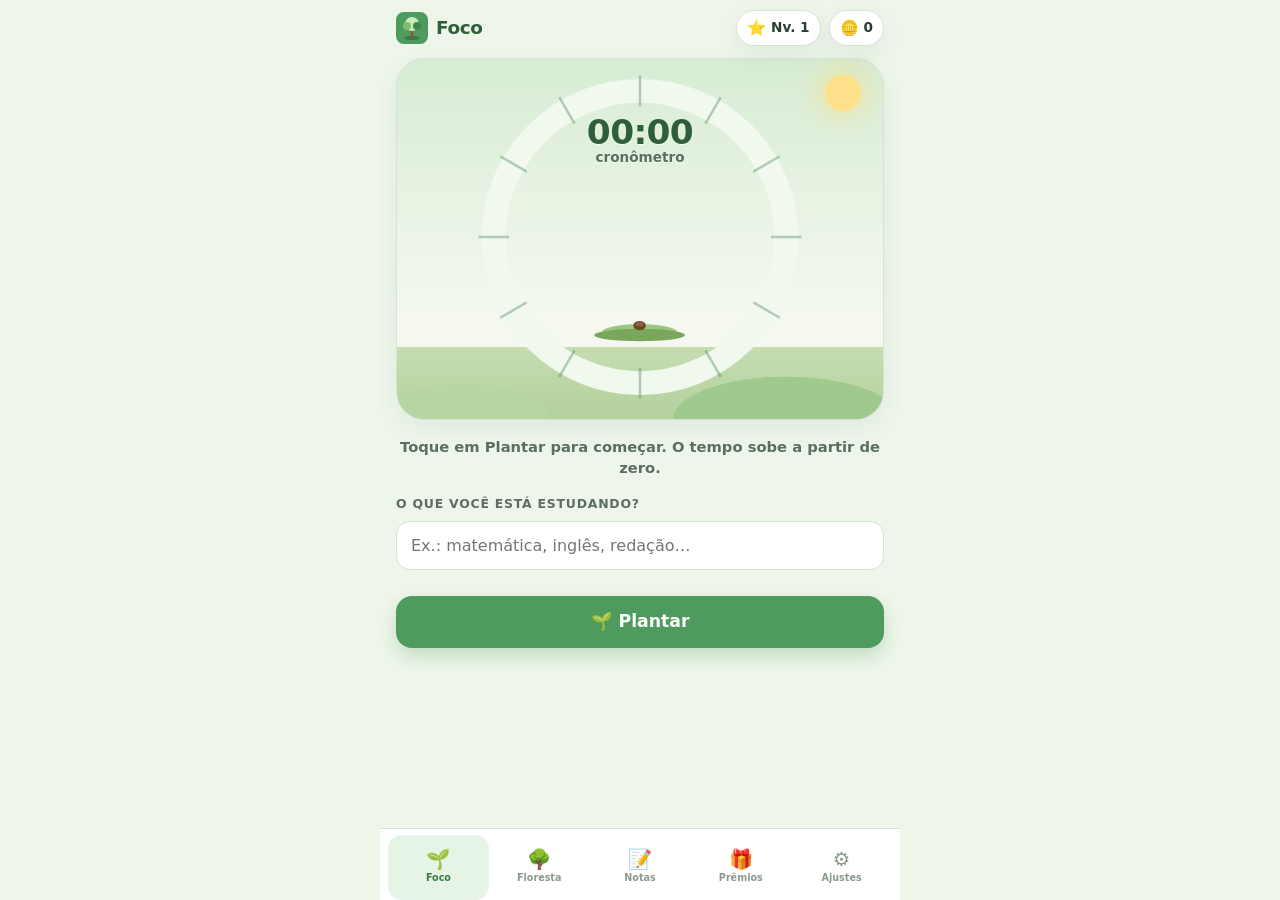
<file: index.html>
<!DOCTYPE html>
<html lang="pt-BR">
<head>
  <meta charset="UTF-8">
  <meta name="viewport" content="width=device-width, initial-scale=1, viewport-fit=cover, maximum-scale=1">
  <meta name="theme-color" content="#4f9a5e">
  <meta name="apple-mobile-web-app-capable" content="yes">
  <meta name="mobile-web-app-capable" content="yes">
  <meta name="apple-mobile-web-app-status-bar-style" content="default">
  <meta name="apple-mobile-web-app-title" content="Foco">
  <meta name="description" content="App pessoal de foco: plante uma árvore, suba de nível e defina suas próprias recompensas.">
  <title>Foco</title>
  <link rel="manifest" href="manifest.json">
  <link rel="icon" type="image/png" sizes="192x192" href="icon-192.png">
  <link rel="apple-touch-icon" href="icon-180.png">
  <link rel="stylesheet" href="styles.css">
</head>
<body>
  <div id="app">
    <header class="app-header">
      <div class="brand">
        <svg viewBox="0 0 32 32" width="32" height="32" aria-hidden="true">
          <rect width="32" height="32" rx="8" fill="#4f9a5e"/>
          <ellipse cx="16" cy="26" rx="8" ry="2.2" fill="#3b7a49"/>
          <path d="M16 25 V14" stroke="#8a5a32" stroke-width="2.4" stroke-linecap="round"/>
          <circle cx="16" cy="12" r="7" fill="#c8ecc0"/>
          <circle cx="11" cy="14" r="4" fill="#7fbf6b"/>
          <circle cx="21" cy="14" r="4" fill="#3e8a4c"/>
        </svg>
        Foco
      </div>
      <div class="header-stats">
        <div class="pill" title="Nível"><span class="ico">⭐</span><span id="hdr-level">Nv. 1</span></div>
        <div class="pill" title="Moedas"><span class="ico">🪙</span><span id="hdr-coins">0</span></div>
      </div>
    </header>
    <main>
      <section id="view-foco" class="view active" hidden-off></section>
      <section id="view-floresta" class="view"></section>
      <section id="view-notas" class="view"></section>
      <section id="view-recompensas" class="view"></section>
      <section id="view-ajustes" class="view"></section>
    </main>
    <nav class="tabbar" aria-label="Navegação principal">
      <button type="button" data-tab="foco" class="active"><span class="ti">🌱</span>Foco</button>
      <button type="button" data-tab="floresta"><span class="ti">🌳</span>Floresta</button>
      <button type="button" data-tab="notas"><span class="ti">📝</span>Notas</button>
      <button type="button" data-tab="recompensas"><span class="ti">🎁</span>Prêmios</button>
      <button type="button" data-tab="ajustes"><span class="ti">⚙️</span>Ajustes</button>
    </nav>
  </div>
  <script src="app.js"></script>
</body>
</html>
</file>
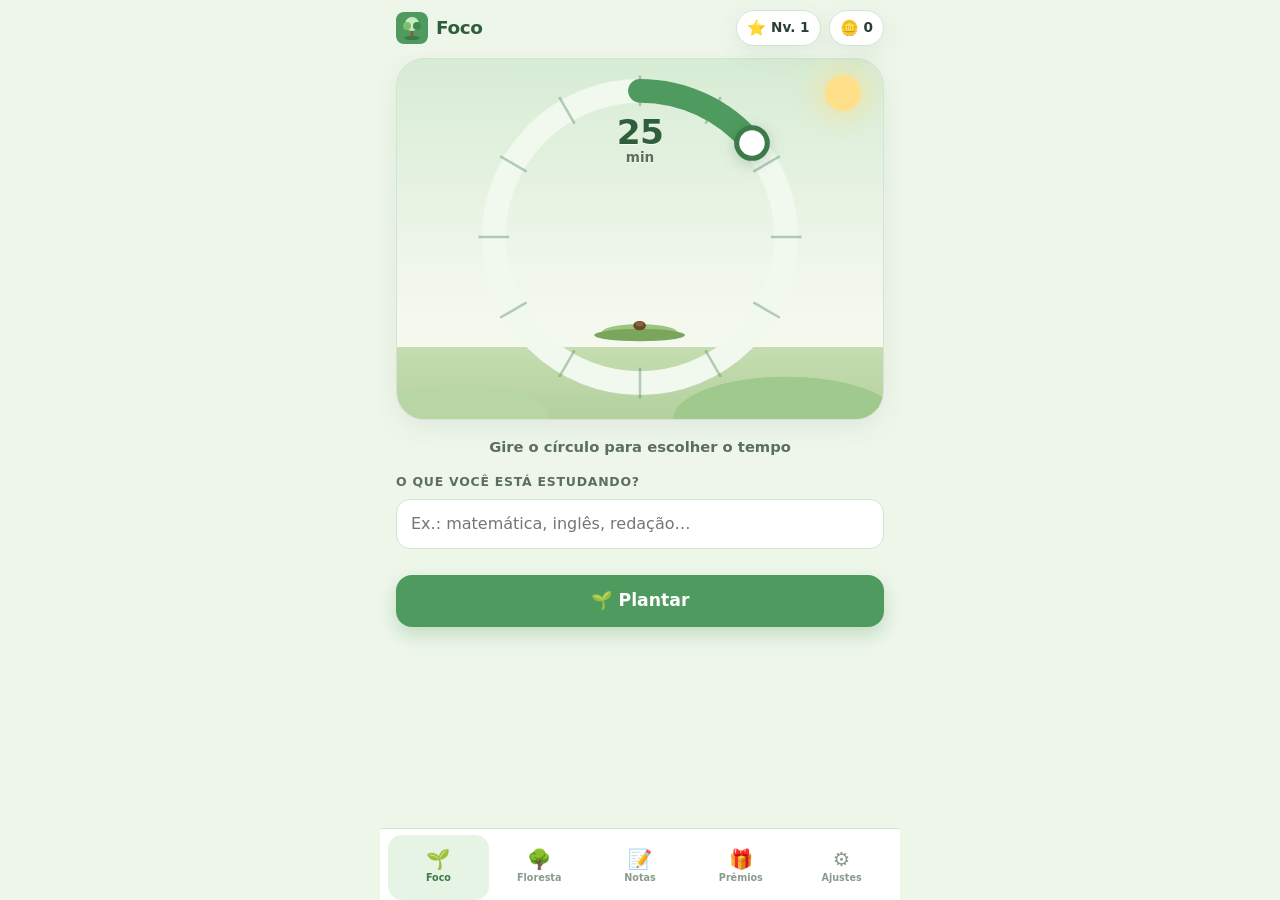
<file: foco.html>
<!DOCTYPE html>
<html lang="pt-BR">
<head>
  <meta charset="UTF-8">
  <meta name="viewport" content="width=device-width, initial-scale=1, viewport-fit=cover, maximum-scale=1">
  <meta name="theme-color" content="#4f9a5e">
  <meta name="apple-mobile-web-app-capable" content="yes">
  <meta name="mobile-web-app-capable" content="yes">
  <meta name="apple-mobile-web-app-status-bar-style" content="default">
  <meta name="apple-mobile-web-app-title" content="Foco">
  <meta name="description" content="App pessoal de foco: plante uma árvore, suba de nível e defina suas próprias recompensas.">
  <title>Foco</title>
  <link rel="icon" href="data:image/svg+xml,%3Csvg xmlns='http://www.w3.org/2000/svg' viewBox='0 0 32 32'%3E%3Crect width='32' height='32' rx='8' fill='%234f9a5e'/%3E%3Cellipse cx='16' cy='26' rx='8' ry='2.2' fill='%233b7a49'/%3E%3Cpath d='M16 25 V14' stroke='%238a5a32' stroke-width='2.4' stroke-linecap='round'/%3E%3Ccircle cx='16' cy='12' r='7' fill='%23c8ecc0'/%3E%3Ccircle cx='11' cy='14' r='4' fill='%237fbf6b'/%3E%3Ccircle cx='21' cy='14' r='4' fill='%233e8a4c'/%3E%3C/svg%3E">
  <style>
/* Foco — estilo Forest: verdes suaves, aconchegante, mobile-first */
:root {
  --bg: #eef6ea;
  --bg-2: #e3f0dc;
  --sky-top: #d7ecd4;
  --sky-bottom: #f4f8ef;
  --surface: #ffffff;
  --surface-2: #f7fbf4;
  --ink: #2c3d31;
  --ink-soft: #5b6e60;
  --muted: #8a9b8e;
  --line: #d5e4d2;
  --green: #4f9a5e;
  --green-dark: #3b7a49;
  --green-deep: #2f5e3a;
  --green-soft: #e5f4e4;
  --leaf: #7fbf6b;
  --mint: #b7dfb0;
  --gold: #e2b04a;
  --gold-soft: #fff3d0;
  --peach: #e89a6c;
  --peach-soft: #fde8d8;
  --rose: #d97570;
  --rose-soft: #fde8e6;
  --shadow: 0 8px 24px rgba(47, 94, 58, 0.08);
  --shadow-lg: 0 16px 40px rgba(47, 94, 58, 0.12);
  --radius: 22px;
  --radius-sm: 14px;
  --nav-h: 72px;
  --safe-top: env(safe-area-inset-top, 0px);
  --safe-bottom: env(safe-area-inset-bottom, 0px);
  --font: ui-rounded, "Segoe UI", "Trebuchet MS", "Avenir Next", system-ui, sans-serif;
}

html[data-theme="dark"] {
  --bg: #1c261f;
  --bg-2: #16201a;
  --sky-top: #24352a;
  --sky-bottom: #1c261f;
  --surface: #27332b;
  --surface-2: #222c26;
  --ink: #e8f0e8;
  --ink-soft: #b5c4b6;
  --muted: #8a9b8e;
  --line: #35463a;
  --green: #6fbe7c;
  --green-dark: #5aa568;
  --green-deep: #b7dfb0;
  --green-soft: #2c4333;
  --leaf: #8fd67a;
  --mint: #3d5a42;
  --gold: #e8c36a;
  --gold-soft: #3d3420;
  --peach: #e9a57c;
  --peach-soft: #3d2e24;
  --rose: #e89a96;
  --rose-soft: #3d2a28;
  --shadow: 0 8px 24px rgba(0, 0, 0, 0.28);
  --shadow-lg: 0 16px 40px rgba(0, 0, 0, 0.35);
}

* { box-sizing: border-box; margin: 0; padding: 0; -webkit-tap-highlight-color: transparent; }
html, body {
  height: 100%;
  background: var(--bg);
  color: var(--ink);
  font-family: var(--font);
  font-size: 16px;
  line-height: 1.45;
  overflow: hidden;
}
button, input, select, textarea { font: inherit; color: inherit; }
button { cursor: pointer; border: 0; background: none; }
img, svg { display: block; max-width: 100%; }

#app {
  height: 100dvh;
  height: 100vh;
  display: flex;
  flex-direction: column;
  padding-top: var(--safe-top);
  max-width: 520px;
  margin: 0 auto;
  position: relative;
  background: var(--bg);
}

/* Header */
.app-header {
  display: flex;
  align-items: center;
  justify-content: space-between;
  padding: 10px 16px 8px;
  gap: 10px;
  flex-shrink: 0;
  z-index: 5;
}
.brand {
  display: flex;
  align-items: center;
  gap: 8px;
  font-weight: 800;
  font-size: 1.15rem;
  letter-spacing: -0.02em;
  color: var(--green-deep);
}
.brand svg { width: 32px; height: 32px; }
.header-stats { display: flex; gap: 8px; }
.pill {
  display: flex;
  align-items: center;
  gap: 5px;
  background: var(--surface);
  border: 1px solid var(--line);
  border-radius: 999px;
  padding: 6px 10px;
  font-weight: 700;
  font-size: 0.85rem;
  box-shadow: var(--shadow);
  min-height: 36px;
}
.pill .ico { font-size: 0.95rem; }

/* Views */
main {
  flex: 1;
  overflow: hidden;
  position: relative;
}
.view {
  display: none;
  height: 100%;
  overflow-y: auto;
  overflow-x: hidden;
  -webkit-overflow-scrolling: touch;
  padding: 4px 16px calc(var(--nav-h) + var(--safe-bottom) + 16px);
}
.view.active { display: block; }

/* Bottom nav */
.tabbar {
  position: fixed;
  left: 50%;
  transform: translateX(-50%);
  bottom: 0;
  width: 100%;
  max-width: 520px;
  height: calc(var(--nav-h) + var(--safe-bottom));
  padding: 6px 8px var(--safe-bottom);
  background: color-mix(in srgb, var(--surface) 92%, transparent);
  backdrop-filter: blur(16px);
  -webkit-backdrop-filter: blur(16px);
  border-top: 1px solid var(--line);
  display: grid;
  grid-template-columns: repeat(5, 1fr);
  z-index: 20;
}
.tabbar button {
  display: flex;
  flex-direction: column;
  align-items: center;
  justify-content: center;
  gap: 2px;
  color: var(--muted);
  font-size: 0.62rem;
  font-weight: 700;
  min-height: 56px;
  border-radius: 14px;
}
.tabbar button .ti { font-size: 1.35rem; line-height: 1; }
.tabbar button.active { color: var(--green-dark); background: var(--green-soft); }

/* ===== Foco ===== */
.foco-scene {
  position: relative;
  border-radius: 28px;
  background: linear-gradient(180deg, var(--sky-top) 0%, var(--sky-bottom) 70%);
  min-height: 280px;
  padding: 12px 8px 0;
  overflow: hidden;
  box-shadow: var(--shadow);
  border: 1px solid var(--line);
}
.foco-scene .sun {
  position: absolute;
  top: 16px;
  right: 22px;
  width: 36px;
  height: 36px;
  border-radius: 50%;
  background: #ffe08a;
  box-shadow: 0 0 24px 8px rgba(255, 220, 120, 0.45);
}
html[data-theme="dark"] .foco-scene .sun {
  background: #f0e6c0;
  box-shadow: 0 0 20px 6px rgba(240, 230, 192, 0.2);
  opacity: 0.7;
}
.foco-scene .hills {
  position: absolute;
  left: -10%;
  right: -10%;
  bottom: 0;
  height: 72px;
  background:
    radial-gradient(120px 50px at 20% 100%, #b7d6a4 0 70%, transparent 71%),
    radial-gradient(160px 60px at 75% 100%, #9fc98d 0 70%, transparent 71%),
    linear-gradient(#c5ddb0, #b4d09e);
}
html[data-theme="dark"] .foco-scene .hills {
  background:
    radial-gradient(120px 50px at 20% 100%, #2d4a34 0 70%, transparent 71%),
    radial-gradient(160px 60px at 75% 100%, #26402e 0 70%, transparent 71%),
    linear-gradient(#2a4030, #233628);
}
.tree-wrap {
  position: relative;
  z-index: 2;
  height: 230px;
  display: flex;
  align-items: flex-end;
  justify-content: center;
}
.tree-wrap svg { width: 200px; height: 230px; overflow: visible; }
.tree-wrap.sway .canopy, .tree-wrap.sway .leaf {
  transform-origin: 100px 200px;
  animation: sway 3.6s ease-in-out infinite;
}
@keyframes sway {
  0%, 100% { transform: rotate(0deg); }
  50% { transform: rotate(2.2deg); }
}
@keyframes pop-in {
  from { transform: scale(0.6); opacity: 0; }
  to { transform: scale(1); opacity: 1; }
}
.tree-wrap.grow-pop svg { animation: pop-in 0.45s ease; }

.timer-block { text-align: center; margin: 16px 0 10px; }
.timer {
  font-size: 3.4rem;
  font-weight: 800;
  letter-spacing: -0.04em;
  line-height: 1;
  color: var(--green-deep);
  font-variant-numeric: tabular-nums;
}
.timer-sub {
  margin-top: 6px;
  color: var(--ink-soft);
  font-weight: 600;
  font-size: 0.92rem;
  min-height: 1.3em;
}
.status-chip {
  display: inline-flex;
  align-items: center;
  gap: 6px;
  margin-top: 8px;
  padding: 4px 10px;
  border-radius: 999px;
  background: var(--green-soft);
  color: var(--green-dark);
  font-weight: 700;
  font-size: 0.78rem;
}
.status-chip.warn { background: var(--peach-soft); color: #9a4e28; }
.status-chip.fail { background: var(--rose-soft); color: var(--rose); }

.section-label {
  font-size: 0.78rem;
  font-weight: 800;
  text-transform: uppercase;
  letter-spacing: 0.06em;
  color: var(--ink-soft);
  margin: 16px 0 8px;
}

.presets {
  display: flex;
  flex-wrap: wrap;
  gap: 8px;
}
.chip {
  min-height: 44px;
  padding: 8px 14px;
  border-radius: 999px;
  border: 1.5px solid var(--line);
  background: var(--surface);
  font-weight: 700;
  color: var(--ink-soft);
}
.chip.active {
  background: var(--green);
  border-color: var(--green);
  color: #fff;
}
.chip:focus-visible, .btn:focus-visible, .tabbar button:focus-visible {
  outline: 3px solid color-mix(in srgb, var(--green) 50%, white);
  outline-offset: 2px;
}

.field {
  width: 100%;
  min-height: 48px;
  border: 1.5px solid var(--line);
  background: var(--surface);
  border-radius: var(--radius-sm);
  padding: 12px 14px;
}
.field:focus { outline: none; border-color: var(--green); }
.tag-row { display: flex; gap: 8px; }
.tag-row .field { flex: 1; }
.tag-suggestions { display: flex; flex-wrap: wrap; gap: 6px; margin-top: 8px; }
.tag-suggestions .chip { min-height: 36px; padding: 4px 12px; font-size: 0.85rem; }

.btn {
  display: inline-flex;
  align-items: center;
  justify-content: center;
  gap: 8px;
  min-height: 52px;
  padding: 12px 20px;
  border-radius: 16px;
  font-weight: 800;
  transition: transform 0.12s ease, filter 0.12s ease;
}
.btn:active { transform: scale(0.98); }
.btn-primary {
  width: 100%;
  background: var(--green);
  color: #fff;
  font-size: 1.08rem;
  box-shadow: 0 8px 18px rgba(79, 154, 94, 0.28);
  margin-top: 18px;
}
.btn-primary:disabled { filter: grayscale(0.4); opacity: 0.6; }
.btn-ghost {
  background: var(--surface);
  border: 1.5px solid var(--line);
  color: var(--ink);
  min-height: 48px;
}
.btn-danger {
  background: var(--rose-soft);
  color: #9a3c38;
  min-height: 48px;
}
.btn-gold {
  background: var(--gold-soft);
  color: #7a5a12;
}
.btn-row { display: flex; gap: 8px; margin-top: 12px; }
.btn-row .btn { flex: 1; }

.hidden { display: none !important; }

/* ===== Cards / Floresta ===== */
.card {
  background: var(--surface);
  border: 1px solid var(--line);
  border-radius: var(--radius);
  padding: 16px;
  box-shadow: var(--shadow);
  margin-bottom: 12px;
}
.level-card { text-align: left; }
.level-top { display: flex; justify-content: space-between; align-items: baseline; gap: 8px; }
.level-num {
  font-size: 1.6rem;
  font-weight: 800;
  color: var(--green-deep);
  letter-spacing: -0.03em;
}
.xp-label { font-size: 0.82rem; font-weight: 700; color: var(--ink-soft); }
.bar {
  height: 12px;
  background: var(--green-soft);
  border-radius: 999px;
  overflow: hidden;
  margin-top: 10px;
}
.bar > span {
  display: block;
  height: 100%;
  background: linear-gradient(90deg, var(--green-dark), var(--leaf));
  border-radius: inherit;
  width: 0%;
  transition: width 0.5s ease;
}
.stat-grid {
  display: grid;
  grid-template-columns: repeat(3, 1fr);
  gap: 8px;
  margin-bottom: 12px;
}
.stat {
  background: var(--surface);
  border: 1px solid var(--line);
  border-radius: 16px;
  padding: 12px 8px;
  text-align: center;
  box-shadow: var(--shadow);
}
.stat b { display: block; font-size: 1.25rem; color: var(--green-deep); font-weight: 800; }
.stat span { font-size: 0.72rem; font-weight: 700; color: var(--ink-soft); }

.forest-grid {
  display: grid;
  grid-template-columns: repeat(5, 1fr);
  gap: 6px;
}
.forest-cell {
  aspect-ratio: 1;
  border-radius: 12px;
  background: var(--green-soft);
  display: flex;
  align-items: center;
  justify-content: center;
  border: 0;
  padding: 2px;
}
.forest-cell.empty { background: var(--surface-2); border: 1px dashed var(--line); }
.forest-cell.withered { background: #efe6d8; }
html[data-theme="dark"] .forest-cell.withered { background: #3a3328; }
.forest-cell svg { width: 100%; height: 100%; }
.forest-empty {
  text-align: center;
  color: var(--ink-soft);
  padding: 20px 8px;
  font-weight: 600;
}

.week-bars {
  display: grid;
  grid-template-columns: repeat(7, 1fr);
  gap: 6px;
  align-items: end;
  height: 100px;
  margin-top: 8px;
}
.week-bar {
  display: flex;
  flex-direction: column;
  align-items: center;
  justify-content: flex-end;
  height: 100%;
  gap: 4px;
}
.week-bar .col {
  width: 100%;
  background: var(--green);
  border-radius: 6px 6px 3px 3px;
  min-height: 4px;
}
.week-bar .d { font-size: 0.68rem; font-weight: 700; color: var(--muted); }
.week-bar.today .d { color: var(--green-dark); }

.tag-list { display: flex; flex-direction: column; gap: 8px; }
.tag-row-stat { display: flex; align-items: center; gap: 8px; font-size: 0.9rem; }
.tag-row-stat .name { flex: 0 0 90px; font-weight: 700; overflow: hidden; text-overflow: ellipsis; white-space: nowrap; }
.tag-row-stat .bar { flex: 1; margin: 0; }
.tag-row-stat .mins { flex: 0 0 auto; font-weight: 700; color: var(--ink-soft); font-size: 0.8rem; }

/* ===== Recompensas ===== */
.reward-card { position: relative; }
.reward-head {
  display: flex;
  align-items: flex-start;
  gap: 10px;
}
.reward-emoji {
  width: 48px;
  height: 48px;
  border-radius: 14px;
  background: var(--green-soft);
  display: flex;
  align-items: center;
  justify-content: center;
  font-size: 1.5rem;
  flex-shrink: 0;
}
.reward-head h3 { font-size: 1.05rem; font-weight: 800; }
.reward-head p { font-size: 0.85rem; color: var(--ink-soft); margin-top: 2px; }
.badge {
  display: inline-flex;
  align-items: center;
  padding: 2px 8px;
  border-radius: 999px;
  font-size: 0.7rem;
  font-weight: 800;
  margin-top: 6px;
  margin-right: 4px;
}
.badge-lock { background: var(--peach-soft); color: #9a4e28; }
.badge-ok { background: var(--green-soft); color: var(--green-dark); }
.badge-done { background: var(--gold-soft); color: #7a5a12; }
.crit-list { margin-top: 12px; display: flex; flex-direction: column; gap: 8px; }
.crit {
  font-size: 0.8rem;
  font-weight: 600;
  color: var(--ink-soft);
}
.crit .bar { margin-top: 4px; height: 8px; }
.crit-meta { display: flex; justify-content: space-between; gap: 8px; }
.reward-actions { display: flex; gap: 8px; margin-top: 12px; flex-wrap: wrap; }
.reward-actions .btn { flex: 1; min-width: 110px; min-height: 44px; font-size: 0.9rem; }
.fab-space { height: 8px; }
.btn-add {
  width: 100%;
  background: var(--green-soft);
  color: var(--green-dark);
  margin-top: 4px;
}

/* ===== Ajustes ===== */
.setting-row {
  display: flex;
  align-items: center;
  justify-content: space-between;
  gap: 12px;
  padding: 12px 0;
  border-bottom: 1px solid var(--line);
}
.setting-row:last-child { border-bottom: 0; }
.setting-row h3 { font-size: 0.98rem; font-weight: 800; }
.setting-row p { font-size: 0.8rem; color: var(--ink-soft); margin-top: 2px; }
.toggle {
  --w: 52px;
  position: relative;
  width: var(--w);
  height: 32px;
  border-radius: 999px;
  background: var(--line);
  flex-shrink: 0;
  transition: background 0.2s;
}
.toggle on, .toggle[aria-checked="true"] { background: var(--green); }
.toggle::after {
  content: "";
  position: absolute;
  top: 3px;
  left: 3px;
  width: 26px;
  height: 26px;
  background: #fff;
  border-radius: 50%;
  transition: transform 0.2s;
  box-shadow: 0 1px 4px rgba(0,0,0,0.15);
}
.toggle[aria-checked="true"]::after { transform: translateX(20px); }

.help {
  font-size: 0.8rem;
  color: var(--ink-soft);
  background: var(--surface-2);
  border-radius: 12px;
  padding: 10px 12px;
  margin-top: 8px;
  line-height: 1.5;
}
.help strong { color: var(--ink); }

/* Lembretes */
.reminder-card { padding: 14px; }
.reminder-top { display: flex; align-items: center; justify-content: space-between; gap: 8px; }
.reminder-time { font-size: 1.45rem; font-weight: 800; letter-spacing: -0.03em; color: var(--green-deep); }
.days { display: flex; flex-wrap: wrap; gap: 4px; margin: 10px 0 8px; }
.day-chip {
  width: 36px;
  height: 36px;
  border-radius: 50%;
  font-size: 0.68rem;
  font-weight: 800;
  background: var(--surface-2);
  color: var(--ink-soft);
  border: 1.5px solid var(--line);
}
.day-chip.on, .day-chip.active {
  background: var(--green);
  border-color: var(--green);
  color: #fff;
}
.reminder-msg { font-size: 0.88rem; color: var(--ink-soft); font-weight: 600; }

/* Modal */
.modal-bg {
  position: fixed;
  inset: 0;
  background: rgba(28, 40, 32, 0.45);
  z-index: 40;
  display: flex;
  align-items: flex-end;
  justify-content: center;
  padding: 0;
}
.modal-bg.center { align-items: center; padding: 20px; }
.modal {
  background: var(--surface);
  width: 100%;
  max-width: 520px;
  border-radius: 24px 24px 0 0;
  padding: 16px 16px calc(20px + var(--safe-bottom));
  max-height: 92dvh;
  overflow-y: auto;
  box-shadow: var(--shadow-lg);
  animation: slide-up 0.28s ease;
}
.modal-bg.center .modal {
  border-radius: 24px;
  animation: pop-in 0.28s ease;
}
@keyframes slide-up {
  from { transform: translateY(24px); opacity: 0.6; }
  to { transform: none; opacity: 1; }
}
.modal h2 { font-size: 1.2rem; font-weight: 800; margin-bottom: 12px; }
.modal .grab {
  width: 40px;
  height: 4px;
  background: var(--line);
  border-radius: 4px;
  margin: 0 auto 12px;
}
.form-grid { display: flex; flex-direction: column; gap: 10px; }
.form-grid label { font-size: 0.78rem; font-weight: 800; color: var(--ink-soft); text-transform: uppercase; letter-spacing: 0.04em; }
.crit-builder { display: flex; flex-direction: column; gap: 8px; }
.crit-edit {
  background: var(--surface-2);
  border: 1px solid var(--line);
  border-radius: 14px;
  padding: 10px;
  display: flex;
  flex-direction: column;
  gap: 8px;
}
.crit-edit-row { display: flex; gap: 6px; align-items: center; }
.crit-edit-row select, .crit-edit-row input { flex: 1; min-height: 44px; }
.icon-btn {
  width: 44px;
  height: 44px;
  border-radius: 12px;
  background: var(--rose-soft);
  color: #9a3c38;
  font-size: 1.1rem;
  flex-shrink: 0;
}

/* Toasts / overlays */
.toast {
  position: fixed;
  left: 50%;
  transform: translateX(-50%);
  bottom: calc(var(--nav-h) + var(--safe-bottom) + 12px);
  background: var(--ink);
  color: #fff;
  padding: 12px 16px;
  border-radius: 14px;
  font-weight: 700;
  font-size: 0.9rem;
  z-index: 50;
  max-width: min(440px, calc(100% - 24px));
  box-shadow: var(--shadow-lg);
  animation: pop-in 0.25s ease;
}
.overlay-level {
  position: fixed;
  inset: 0;
  background: rgba(28, 40, 32, 0.55);
  z-index: 45;
  display: flex;
  align-items: center;
  justify-content: center;
  padding: 24px;
}
.level-up {
  background: var(--surface);
  border-radius: 28px;
  padding: 28px 22px 22px;
  text-align: center;
  width: min(360px, 100%);
  box-shadow: var(--shadow-lg);
  animation: pop-in 0.4s ease;
}
.level-up .burst { font-size: 3rem; animation: pop-in 0.5s ease; }
.level-up h2 { font-size: 1.5rem; margin: 8px 0 4px; color: var(--green-deep); }
.level-up p { color: var(--ink-soft); font-weight: 600; }

/* Custom duration */
.stepper { display: flex; align-items: center; gap: 8px; }
.stepper button {
  width: 48px;
  height: 48px;
  border-radius: 14px;
  background: var(--green-soft);
  color: var(--green-dark);
  font-size: 1.4rem;
  font-weight: 800;
}
.stepper input {
  flex: 1;
  text-align: center;
  font-size: 1.4rem;
  font-weight: 800;
  min-height: 48px;
  border: 1.5px solid var(--line);
  border-radius: 14px;
  background: var(--surface);
}

.file-btn { position: relative; overflow: hidden; }
.file-btn input[type=file] {
  position: absolute;
  inset: 0;
  opacity: 0;
  cursor: pointer;
}

/* History list */
.hist-item {
  display: flex;
  align-items: center;
  gap: 10px;
  padding: 8px 0;
  border-bottom: 1px solid var(--line);
  font-size: 0.88rem;
}
.hist-item:last-child { border-bottom: 0; }
.hist-item .mini { width: 36px; height: 36px; flex-shrink: 0; }
.hist-item .when { font-weight: 700; }
.hist-item .meta { color: var(--ink-soft); font-size: 0.8rem; }
.ok-dot { color: var(--green); }
.fail-dot { color: var(--rose); }

@media (prefers-reduced-motion: reduce) {
  *, *::before, *::after { animation: none !important; transition: none !important; }
}

/* Tab bar 5 items */
.tabbar { grid-template-columns: repeat(5, 1fr); }
.tabbar button { font-size: 0.6rem; padding: 0 2px; }
.tabbar button .ti { font-size: 1.22rem; }

/* Circular Forest-style dial */
.dial-stage {
  position: relative;
  width: min(100%, 340px);
  margin: 0 auto;
  aspect-ratio: 1;
  display: flex;
  align-items: center;
  justify-content: center;
}
.dial-svg {
  position: absolute;
  inset: 0;
  width: 100%;
  height: 100%;
  touch-action: none;
  z-index: 3;
}
.dial-svg .track { fill: none; stroke: color-mix(in srgb, var(--surface) 80%, var(--mint)); stroke-width: 14; }
.dial-svg .arc { fill: none; stroke: var(--green); stroke-width: 14; stroke-linecap: round; }
.dial-svg .ticks { stroke: var(--green-dark); stroke-width: 1.5; opacity: 0.35; }
.dial-svg .knob { fill: #fff; stroke: var(--green-dark); stroke-width: 3; filter: drop-shadow(0 2px 4px rgba(47,94,58,.25)); cursor: grab; }
.dial-svg .knob:active { cursor: grabbing; }
.dial-center {
  position: relative;
  z-index: 2;
  width: 68%;
  height: 68%;
  display: flex;
  flex-direction: column;
  align-items: center;
  justify-content: flex-end;
  pointer-events: none;
}
.dial-center .tree-wrap {
  height: 78%;
  width: 100%;
  align-items: flex-end;
}
.dial-center .tree-wrap svg { width: 100%; height: 100%; }
.countdown-big {
  position: absolute;
  top: 14%;
  left: 0; right: 0;
  text-align: center;
  z-index: 4;
  pointer-events: none;
  font-weight: 800;
  letter-spacing: -0.04em;
  color: var(--green-deep);
  font-variant-numeric: tabular-nums;
  line-height: 1;
  text-shadow: 0 1px 0 color-mix(in srgb, var(--surface) 70%, transparent);
}
.countdown-big .mm { font-size: 2.15rem; }
.countdown-big .unit { font-size: 0.85rem; font-weight: 800; color: var(--ink-soft); letter-spacing: 0; display: block; margin-top: 2px; }

.foco-scene {
  min-height: auto;
  padding: 8px 8px 12px;
  display: flex;
  flex-direction: column;
  align-items: center;
}
.subject-block { margin-top: 14px; }
.subject-block .field { font-size: 16px; }

/* Notes / journal */
.cal-head {
  display: flex;
  align-items: center;
  justify-content: space-between;
  margin-bottom: 10px;
}
.cal-head h3 { font-size: 1.05rem; font-weight: 800; }
.cal-head button {
  width: 44px; height: 44px;
  border-radius: 12px;
  background: var(--green-soft);
  color: var(--green-dark);
  font-size: 1.2rem;
  font-weight: 800;
}
.cal-weekdays, .cal-grid {
  display: grid;
  grid-template-columns: repeat(7, 1fr);
  gap: 4px;
  text-align: center;
}
.cal-weekdays span {
  font-size: 0.68rem;
  font-weight: 800;
  color: var(--muted);
  padding: 4px 0;
}
.cal-day {
  aspect-ratio: 1;
  border-radius: 12px;
  border: 0;
  background: transparent;
  font-weight: 700;
  font-size: 0.85rem;
  color: var(--ink);
  position: relative;
  display: flex;
  flex-direction: column;
  align-items: center;
  justify-content: center;
  min-height: 40px;
}
.cal-day.mute { color: var(--muted); opacity: 0.45; }
.cal-day.today { background: var(--green-soft); color: var(--green-dark); }
.cal-day.sel { background: var(--green); color: #fff; }
.cal-day .dots { display: flex; gap: 2px; margin-top: 1px; height: 6px; }
.cal-day .dot { width: 5px; height: 5px; border-radius: 50%; }
.cal-day .dot.sess { background: var(--green); }
.cal-day .dot.note { background: var(--gold); }
.cal-day.sel .dot.sess { background: #fff; }
.cal-day.sel .dot.note { background: var(--gold-soft); }

.note-area {
  width: 100%;
  min-height: 140px;
  border: 1.5px solid var(--line);
  background: var(--surface);
  border-radius: 16px;
  padding: 12px 14px;
  resize: vertical;
  line-height: 1.5;
  font-size: 16px;
}
.note-area:focus { outline: none; border-color: var(--green); }
.note-meta { font-size: 0.78rem; color: var(--muted); font-weight: 600; margin-top: 6px; }
.day-sessions { margin-top: 10px; }

/* Confirm / give up */
.danger-text { color: #9a3c38; font-weight: 700; text-align: center; margin: 8px 0 16px; }

.theme-seg {
  display: flex;
  background: var(--surface-2);
  border-radius: 12px;
  padding: 3px;
  gap: 2px;
}
.theme-seg button {
  min-height: 36px;
  padding: 6px 10px;
  border-radius: 10px;
  font-weight: 800;
  font-size: 0.78rem;
  color: var(--ink-soft);
}
.theme-seg button.active { background: var(--surface); color: var(--green-dark); box-shadow: var(--shadow); }

.toast {
  background: #2c3d31 !important;
  color: #fff !important;
}
.missed-bar {
  flex-shrink: 0;
  margin: 0 16px 8px;
  background: #2c3d31;
  color: #fff;
  border-radius: 14px;
  padding: 10px 12px;
  display: flex;
  align-items: flex-start;
  gap: 8px;
  font-weight: 700;
  font-size: 0.85rem;
  line-height: 1.35;
  box-shadow: var(--shadow);
  z-index: 6;
}
.missed-bar .txt { flex: 1; }
.missed-bar .x {
  width: 36px; height: 36px;
  border-radius: 10px;
  color: #fff;
  font-size: 1.1rem;
  flex-shrink: 0;
}
.reminder-card .btn-row { flex-wrap: wrap; }
.reminder-card .btn-row .btn {
  flex: 1 1 calc(50% - 8px);
  min-width: 120px;
  font-size: 0.82rem;
  padding: 10px 8px;
}

.pause-panel {
  margin: 12px 0 4px;
  background: var(--peach-soft);
  border: 1px solid color-mix(in srgb, var(--peach) 35%, var(--line));
  border-radius: 16px;
  padding: 12px 14px 14px;
  text-align: center;
}
.pause-panel .pause-clock {
  font-size: 1.7rem;
  font-weight: 800;
  color: #9a4e28;
  font-variant-numeric: tabular-nums;
  letter-spacing: -0.03em;
  line-height: 1.1;
}
.pause-panel .pause-label {
  font-size: 0.72rem;
  font-weight: 800;
  text-transform: uppercase;
  letter-spacing: 0.06em;
  color: #9a4e28;
  margin-top: 2px;
}
.pause-panel .pause-hint {
  margin-top: 8px;
  font-size: 0.85rem;
  font-weight: 700;
  color: var(--ink-soft);
  line-height: 1.35;
}
html[data-theme="dark"] .pause-panel .pause-clock,
html[data-theme="dark"] .pause-panel .pause-label { color: var(--peach); }

  </style>
</head>
<body>
  <div id="app">
    <header class="app-header">
      <div class="brand">
        <svg viewBox="0 0 32 32" width="32" height="32" aria-hidden="true">
          <rect width="32" height="32" rx="8" fill="#4f9a5e"/>
          <ellipse cx="16" cy="26" rx="8" ry="2.2" fill="#3b7a49"/>
          <path d="M16 25 V14" stroke="#8a5a32" stroke-width="2.4" stroke-linecap="round"/>
          <circle cx="16" cy="12" r="7" fill="#c8ecc0"/>
          <circle cx="11" cy="14" r="4" fill="#7fbf6b"/>
          <circle cx="21" cy="14" r="4" fill="#3e8a4c"/>
        </svg>
        Foco
      </div>
      <div class="header-stats">
        <div class="pill" title="Nível"><span class="ico">⭐</span><span id="hdr-level">Nv. 1</span></div>
        <div class="pill" title="Moedas"><span class="ico">🪙</span><span id="hdr-coins">0</span></div>
      </div>
    </header>
    <main>
      <section id="view-foco" class="view active" hidden-off></section>
      <section id="view-floresta" class="view"></section>
      <section id="view-notas" class="view"></section>
      <section id="view-recompensas" class="view"></section>
      <section id="view-ajustes" class="view"></section>
    </main>
    <nav class="tabbar" aria-label="Navegação principal">
      <button type="button" data-tab="foco" class="active"><span class="ti">🌱</span>Foco</button>
      <button type="button" data-tab="floresta"><span class="ti">🌳</span>Floresta</button>
      <button type="button" data-tab="notas"><span class="ti">📝</span>Notas</button>
      <button type="button" data-tab="recompensas"><span class="ti">🎁</span>Prêmios</button>
      <button type="button" data-tab="ajustes"><span class="ti">⚙️</span>Ajustes</button>
    </nav>
  </div>
  <script>
/* Foco — app de concentração estilo Forest (pt-BR) */
(function () {
  "use strict";

  const STORAGE_KEY = "foco-app-v1";
  const GRACE_MS = 10000;
  const PAUSE_LIMIT_MS = 60 * 60 * 1000;
  const MIN_MINUTES = 5;
  const MAX_MINUTES = 180;
  const STEP_MINUTES = 5;
  const DAY_LABELS = ["D", "S", "T", "Q", "Q", "S", "S"];
  const ICS_DAYS = ["SU", "MO", "TU", "WE", "TH", "FR", "SA"];
  const MONTHS = ["Janeiro","Fevereiro","Março","Abril","Maio","Junho","Julho","Agosto","Setembro","Outubro","Novembro","Dezembro"];
  const TREE_VARIANTS = ["carvalho", "pinheiro", "flor", "salgueiro", "outono"];

  const CRIT_TYPES = [
    { id: "level", label: "Alcançar nível" },
    { id: "totalMinutes", label: "Minutos totais de foco" },
    { id: "sessions", label: "Número de sessões" },
    { id: "streak", label: "Ofensiva de dias" },
    { id: "subjectMinutes", label: "Minutos em um assunto" },
    { id: "singleSession", label: "Uma sessão de N minutos" },
    { id: "spendCoins", label: "Gastar moedas" },
  ];

  const DEFAULT_STATE = () => ({
    version: 1,
    settings: { strictMode: true, sound: true, theme: "auto", notifyOnComplete: true },
    profile: { xp: 0, coins: 0, totalMinutes: 0, totalSessions: 0, currentStreak: 0, bestStreak: 0, lastFocusDate: null },
    sessions: [],
    rewards: [],
    reminders: [],
    notes: {},
    recentSubjects: [],
    activeSession: null,
    reminderLastShown: {},
  });

  let state = DEFAULT_STATE();
  let tickTimer = null;
  let reminderTimer = null;
  let wakeLock = null;
  let audioCtx = null;
  let dialDragging = false;
  let pendingMinutes = 25;
  let pendingSubject = "";
  let calCursor = new Date();
  let selectedNoteDay = todayKey();
  let editingRewardId = null;
  let missedBanner = null;

  function $(sel, root) { return (root || document).querySelector(sel); }
  function $$(sel, root) { return Array.from((root || document).querySelectorAll(sel)); }
  function uid() { return "id" + Math.random().toString(36).slice(2, 10) + Date.now().toString(36).slice(-4); }
  function escapeHtml(s) {
    return String(s == null ? "" : s)
      .replace(/&/g, "&amp;").replace(/</g, "&lt;").replace(/>/g, "&gt;")
      .replace(/"/g, "&quot;").replace(/'/g, "&#39;");
  }
  function todayKey(d) {
    const x = d ? new Date(d) : new Date();
    return x.getFullYear() + "-" + String(x.getMonth() + 1).padStart(2, "0") + "-" + String(x.getDate()).padStart(2, "0");
  }
  function parseKey(k) {
    const [y, m, d] = k.split("-").map(Number);
    return new Date(y, m - 1, d);
  }
  function formatDate(k) {
    const d = typeof k === "string" ? parseKey(k) : new Date(k);
    return d.toLocaleDateString("pt-BR", { weekday: "short", day: "2-digit", month: "short" });
  }
  function formatDateTime(ts) {
    return new Date(ts).toLocaleString("pt-BR", { day: "2-digit", month: "short", hour: "2-digit", minute: "2-digit" });
  }
  function pad(n) { return String(n).padStart(2, "0"); }
  function clamp(n, a, b) { return Math.max(a, Math.min(b, n)); }
  function snapMinutes(m) {
    m = Math.round(Number(m) / STEP_MINUTES) * STEP_MINUTES;
    return clamp(m, MIN_MINUTES, MAX_MINUTES);
  }
  function fmtMMSS(ms) {
    const s = Math.max(0, Math.ceil(ms / 1000));
    return pad(Math.floor(s / 60)) + ":" + pad(s % 60);
  }

  function loadState() {
    try {
      const raw = localStorage.getItem(STORAGE_KEY);
      if (!raw) return DEFAULT_STATE();
      const data = JSON.parse(raw);
      const base = DEFAULT_STATE();
      return {
        ...base, ...data,
        settings: { ...base.settings, ...(data.settings || {}) },
        profile: { ...base.profile, ...(data.profile || {}) },
        sessions: Array.isArray(data.sessions) ? data.sessions : [],
        rewards: Array.isArray(data.rewards) ? data.rewards : [],
        reminders: Array.isArray(data.reminders) ? data.reminders : [],
        notes: data.notes && typeof data.notes === "object" ? data.notes : {},
        recentSubjects: Array.isArray(data.recentSubjects) ? data.recentSubjects : [],
        reminderLastShown: data.reminderLastShown || {},
      };
    } catch (e) {
      return DEFAULT_STATE();
    }
  }
  function saveState() {
    try { localStorage.setItem(STORAGE_KEY, JSON.stringify(state)); }
    catch (e) { toast("Não foi possível salvar (armazenamento cheio?)"); }
    syncRemindersToSW();
  }

  function xpNeededFor(level) { return Math.round(80 * Math.pow(level, 1.35)); }
  function levelFromXp(xp) {
    let lvl = 1, used = 0;
    while (true) {
      const need = xpNeededFor(lvl);
      if (used + need > xp) return { level: lvl, into: xp - used, need };
      used += need;
      lvl++;
      if (lvl > 200) return { level: lvl, into: 0, need: xpNeededFor(lvl) };
    }
  }
  function applyTheme() {
    const t = state.settings.theme || "auto";
    const dark = t === "dark" || (t === "auto" && window.matchMedia("(prefers-color-scheme: dark)").matches);
    document.documentElement.setAttribute("data-theme", dark ? "dark" : "light");
    const meta = document.querySelector('meta[name="theme-color"]');
    if (meta) meta.setAttribute("content", dark ? "#1c261f" : "#4f9a5e");
  }

  const PALETTES = {
    carvalho: { canopy: "#5fa86a", canopy2: "#3e8a4c", trunk: "#a07040", leaf: "#8fc96a", root: "#8a5a32" },
    pinheiro: { canopy: "#2f7a48", canopy2: "#1f5a34", trunk: "#7a5530", leaf: "#4fa05e", root: "#6a4528" },
    flor: { canopy: "#e8a0b8", canopy2: "#d47898", trunk: "#a07850", leaf: "#f0c0d0", root: "#8a6040" },
    salgueiro: { canopy: "#7aaa5a", canopy2: "#5a8a40", trunk: "#8a6a40", leaf: "#b5d080", root: "#705830" },
    outono: { canopy: "#e0a04a", canopy2: "#c87828", trunk: "#8a5a32", leaf: "#f0c868", root: "#704828" },
    murcha: { canopy: "#b8a078", canopy2: "#8a7060", trunk: "#6a5848", leaf: "#c8b898", root: "#5a4a3c" },
  };

  function treeSvg(stage, variant, withered, opts) {
    const o = opts || {};
    const pal = PALETTES[withered ? "murcha" : (variant || "carvalho")] || PALETTES.carvalho;
    const s = clamp(stage, 0, 5);
    const sway = o.sway ? ' class="canopy"' : "";
    let inner = "";
    inner += `<ellipse cx="100" cy="204" rx="48" ry="10" fill="${withered ? "#8a7a60" : "#8fbc6e"}" opacity="0.85"/>`;
    inner += `<ellipse cx="100" cy="208" rx="58" ry="8" fill="${withered ? "#7a6a50" : "#7aa65c"}"/>`;
    if (s === 0) {
      inner += `<ellipse cx="100" cy="196" rx="8" ry="6" fill="#6b4a28"/>`;
      inner += `<ellipse cx="100" cy="194" rx="5" ry="3" fill="#8a6440"/>`;
    } else if (s === 1) {
      inner += `<path d="M100 200 C98 186 102 180 100 170" stroke="${pal.trunk}" stroke-width="3" fill="none" stroke-linecap="round"/>`;
      inner += `<ellipse cx="92" cy="168" rx="10" ry="7" fill="${pal.leaf}"${sway}/>`;
      inner += `<ellipse cx="108" cy="166" rx="9" ry="7" fill="${pal.canopy}"${sway}/>`;
    } else if (s === 2) {
      inner += `<path d="M100 200 L100 150" stroke="${pal.trunk}" stroke-width="5" fill="none" stroke-linecap="round"/>`;
      inner += `<circle cx="100" cy="138" r="22" fill="${pal.canopy}"${sway}/>`;
      inner += `<circle cx="88" cy="146" r="12" fill="${pal.leaf}"/>`;
      inner += `<circle cx="114" cy="144" r="11" fill="${pal.canopy2}"/>`;
    } else if (s === 3) {
      inner += `<path d="M100 200 L100 128" stroke="${pal.trunk}" stroke-width="7" fill="none" stroke-linecap="round"/>`;
      inner += `<path d="M100 160 L84 142" stroke="${pal.trunk}" stroke-width="3" fill="none"/>`;
      inner += `<circle cx="100" cy="110" r="32" fill="${pal.canopy}"${sway}/>`;
      inner += `<circle cx="78" cy="122" r="16" fill="${pal.leaf}"/>`;
      inner += `<circle cx="122" cy="120" r="16" fill="${pal.canopy2}"/>`;
      inner += `<circle cx="100" cy="98" r="16" fill="${pal.leaf}"/>`;
    } else if (s === 4) {
      inner += `<path d="M100 200 L100 118" stroke="${pal.trunk}" stroke-width="9" fill="none" stroke-linecap="round"/>`;
      inner += `<path d="M100 168 L70 140 M100 156 L130 132" stroke="${pal.trunk}" stroke-width="4" fill="none" stroke-linecap="round"/>`;
      inner += `<path d="M100 200 C88 206 74 208 62 206 M100 200 C112 206 128 208 140 206" stroke="${pal.root}" stroke-width="3" fill="none" opacity="0.8"/>`;
      inner += `<circle cx="100" cy="92" r="40" fill="${pal.canopy}"${sway}/>`;
      inner += `<circle cx="70" cy="108" r="20" fill="${pal.leaf}"/>`;
      inner += `<circle cx="130" cy="106" r="20" fill="${pal.canopy2}"/>`;
      inner += `<circle cx="100" cy="70" r="20" fill="${pal.leaf}"/>`;
      inner += `<circle cx="84" cy="80" r="14" fill="${pal.canopy2}"/>`;
    } else {
      inner += `<path d="M100 200 C90 208 72 214 52 214 M100 200 C110 208 128 214 148 214 M100 200 C96 210 90 218 84 222 M100 200 C104 210 110 218 116 222" stroke="${pal.root}" stroke-width="3.5" fill="none" stroke-linecap="round" opacity="0.9"/>`;
      inner += `<path d="M100 200 L100 108" stroke="${pal.trunk}" stroke-width="11" fill="none" stroke-linecap="round"/>`;
      inner += `<path d="M100 140 L80 100 M100 140 L122 96 M100 168 L64 128 M100 152 L136 118" stroke="${pal.trunk}" stroke-width="4.5" fill="none" stroke-linecap="round"/>`;
      inner += `<g${sway}>`;
      inner += `<circle cx="100" cy="78" r="48" fill="${pal.canopy}"/>`;
      inner += `<circle cx="62" cy="100" r="24" fill="${pal.leaf}"/>`;
      inner += `<circle cx="140" cy="96" r="24" fill="${pal.canopy2}"/>`;
      inner += `<circle cx="100" cy="50" r="24" fill="${pal.leaf}"/>`;
      inner += `<circle cx="78" cy="64" r="18" fill="${pal.canopy2}"/>`;
      inner += `<circle cx="124" cy="62" r="18" fill="${pal.canopy}"/>`;
      if (!withered && variant === "flor") {
        inner += `<circle cx="70" cy="70" r="4" fill="#fff0f5"/><circle cx="130" cy="78" r="4" fill="#fff0f5"/><circle cx="100" cy="44" r="4" fill="#fff"/>`;
      }
      inner += `</g>`;
    }
    if (withered && s > 0) {
      inner += `<path d="M70 90 L78 110 M130 80 L120 100 M90 50 L100 70" stroke="#8a7060" stroke-width="2" fill="none" opacity="0.7"/>`;
    }
    return `<svg viewBox="0 0 200 230" xmlns="http://www.w3.org/2000/svg" aria-hidden="true">${inner}</svg>`;
  }

  function getAudio() {
    if (!audioCtx) {
      const AC = window.AudioContext || window.webkitAudioContext;
      if (AC) audioCtx = new AC();
    }
    if (audioCtx && audioCtx.state === "suspended") audioCtx.resume();
    return audioCtx;
  }
  function beep(freq, dur, type, gain, at) {
    const ctx = getAudio();
    if (!ctx) return;
    const o = ctx.createOscillator();
    const g = ctx.createGain();
    o.type = type || "sine";
    o.frequency.value = freq;
    g.gain.value = 0;
    o.connect(g); g.connect(ctx.destination);
    const t = ctx.currentTime + (at || 0);
    g.gain.setValueAtTime(0, t);
    g.gain.linearRampToValueAtTime(gain == null ? 0.07 : gain, t + 0.03);
    g.gain.exponentialRampToValueAtTime(0.0001, t + dur);
    o.start(t); o.stop(t + dur + 0.02);
  }
  function playSuccess() {
    if (!state.settings.sound) return;
    beep(523.25, 0.18, "sine", 0.07, 0);
    beep(659.25, 0.18, "sine", 0.07, 0.14);
    beep(783.99, 0.32, "sine", 0.08, 0.28);
  }
  function playFail() {
    if (!state.settings.sound) return;
    beep(330, 0.28, "triangle", 0.06, 0);
    beep(247, 0.4, "triangle", 0.06, 0.18);
  }
  function vibrate(pattern) {
    try { if (navigator.vibrate) navigator.vibrate(pattern); } catch (e) {}
  }
  async function ensureNotifyPerm() {
    if (!("Notification" in window)) return false;
    if (Notification.permission === "granted") return true;
    if (Notification.permission === "denied") return false;
    try { return (await Notification.requestPermission()) === "granted"; }
    catch (e) { return false; }
  }
  function showNotification(title, body, tag) {
    if (!("Notification" in window) || Notification.permission !== "granted") return;
    const opts = { body: body || "", tag: tag || "foco", icon: "icons/icon-192.png", badge: "icons/icon-192.png" };
    try {
      if (navigator.serviceWorker && navigator.serviceWorker.controller) {
        navigator.serviceWorker.ready.then((reg) => reg.showNotification(title, opts)).catch(() => {
          try { new Notification(title, opts); } catch (e2) {}
        });
      } else {
        new Notification(title, opts);
      }
    } catch (e) {}
  }

  function sessionElapsedMs(sess, now) {
    now = now || Date.now();
    let pause = sess.pauseTotal || 0;
    if (sess.pausedAt) pause += now - sess.pausedAt;
    return Math.max(0, now - sess.startedAt - pause);
  }
  function sessionRemainingMs(sess, now) {
    return Math.max(0, sess.plannedMinutes * 60000 - sessionElapsedMs(sess, now));
  }
  function growthStage(sess, now) {
    const p = sessionElapsedMs(sess, now) / (sess.plannedMinutes * 60000);
    if (p >= 1) return 5;
    return clamp(Math.floor(p * 6), 0, 5);
  }
  function xpForSession(minutes, streak) {
    let xp = minutes * 10;
    let bonus = 0;
    if (minutes >= 90) bonus += 0.5;
    else if (minutes >= 60) bonus += 0.3;
    else if (minutes >= 45) bonus += 0.15;
    bonus += Math.min(0.5, (streak || 0) * 0.05);
    xp = Math.round(xp * (1 + bonus));
    const coins = Math.round(minutes * (1 + bonus));
    return { xp, coins, bonus };
  }
  function updateStreakOnComplete(dateKey) {
    const p = state.profile;
    if (p.lastFocusDate === dateKey) return p.currentStreak;
    if (p.lastFocusDate) {
      const prev = parseKey(p.lastFocusDate);
      const cur = parseKey(dateKey);
      const diff = Math.round((cur - prev) / 86400000);
      p.currentStreak = diff === 1 ? (p.currentStreak || 0) + 1 : 1;
    } else {
      p.currentStreak = 1;
    }
    p.lastFocusDate = dateKey;
    if (p.currentStreak > p.bestStreak) p.bestStreak = p.currentStreak;
    return p.currentStreak;
  }
  async function requestWakeLock() {
    try { if (navigator.wakeLock) wakeLock = await navigator.wakeLock.request("screen"); }
    catch (e) { wakeLock = null; }
  }
  async function releaseWakeLock() {
    try { if (wakeLock) await wakeLock.release(); } catch (e) {}
    wakeLock = null;
  }

  function startSession() {
    if (state.activeSession && state.activeSession.status === "running") return;
    const minutes = snapMinutes(pendingMinutes);
    const subject = (pendingSubject || "").trim();
    const variant = TREE_VARIANTS[Math.floor(Math.random() * TREE_VARIANTS.length)];
    state.activeSession = {
      id: uid(), startedAt: Date.now(), plannedMinutes: minutes, subject, variant,
      status: "running", lastHeartbeat: Date.now(), hiddenAt: null, pausedAt: null, pauseTotal: 0,
    };
    if (subject) {
      state.recentSubjects = [subject, ...state.recentSubjects.filter((s) => s !== subject)].slice(0, 10);
    }
    saveState();
    requestWakeLock();
    getAudio();
    ensureNotifyPerm();
    startTicking();
    render();
  }
  function pauseElapsedMs(sess, now) {
    now = now || Date.now();
    if (!sess || !sess.pausedAt) return 0;
    return Math.max(0, now - sess.pausedAt);
  }
  function clearPauseWatch() {
    if (window._focoPauseTimer) { clearTimeout(window._focoPauseTimer); window._focoPauseTimer = null; }
  }
  function schedulePauseWatch() {
    clearPauseWatch();
    const s = state.activeSession;
    if (!s || s.status !== "running" || !s.pausedAt) return;
    const left = PAUSE_LIMIT_MS - pauseElapsedMs(s);
    if (left <= 0) { enforcePauseLimit(); return; }
    window._focoPauseTimer = setTimeout(() => { enforcePauseLimit(); }, left + 50);
  }
  function enforcePauseLimit(now) {
    const s = state.activeSession;
    if (!s || s.status !== "running" || !s.pausedAt) return false;
    now = now || Date.now();
    if (pauseElapsedMs(s, now) <= PAUSE_LIMIT_MS) return false;
    clearPauseWatch();
    failSession("pause-timeout");
    return true;
  }
  function pauseSession() {
    const s = state.activeSession;
    if (!s || s.status !== "running") return;
    if (s.pausedAt) return;
    if (window._focoLeaveTimer) { clearTimeout(window._focoLeaveTimer); window._focoLeaveTimer = null; }
    s.pausedAt = Date.now();
    s.hiddenAt = null;
    s.lastHeartbeat = s.pausedAt;
    saveState();
    schedulePauseWatch();
    releaseWakeLock();
    renderFoco();
  }
  function resumeSession() {
    const s = state.activeSession;
    if (!s || !s.pausedAt) return;
    if (enforcePauseLimit()) return;
    s.pauseTotal = (s.pauseTotal || 0) + (Date.now() - s.pausedAt);
    s.pausedAt = null;
    s.lastHeartbeat = Date.now();
    s.hiddenAt = null;
    clearPauseWatch();
    saveState();
    requestWakeLock();
    startTicking();
    renderFoco();
  }
  function failSession(reason) {
    const s = state.activeSession;
    if (!s || (s.status !== "running" && s.status !== "paused")) return;
    const actual = Math.round(sessionElapsedMs(s) / 60000);
    state.sessions.unshift({
      id: s.id, startedAt: s.startedAt, endedAt: Date.now(),
      plannedMinutes: s.plannedMinutes, actualMinutes: actual,
      subject: s.subject || "", status: "failed", variant: s.variant, reason: reason || "left",
    });
    state.activeSession = { ...s, status: "failed", endedAt: Date.now(), failReason: reason };
    saveState();
    releaseWakeLock();
    playFail();
    vibrate([80, 60, 80]);
    render();
  }
  function completeSession() {
    const s = state.activeSession;
    if (!s || s.status !== "running") return;
    const minutes = s.plannedMinutes;
    const dateKey = todayKey();
    const streak = updateStreakOnComplete(dateKey);
    const reward = xpForSession(minutes, streak);
    const prevLevel = levelFromXp(state.profile.xp).level;
    state.profile.xp += reward.xp;
    state.profile.coins += reward.coins;
    state.profile.totalMinutes += minutes;
    state.profile.totalSessions += 1;
    const newLevel = levelFromXp(state.profile.xp).level;
    state.sessions.unshift({
      id: s.id, startedAt: s.startedAt, endedAt: Date.now(),
      plannedMinutes: minutes, actualMinutes: minutes, subject: s.subject || "",
      status: "completed", variant: s.variant, xp: reward.xp, coins: reward.coins,
    });
    state.activeSession = { ...s, status: "completed", endedAt: Date.now(), xp: reward.xp, coins: reward.coins };
    saveState();
    releaseWakeLock();
    playSuccess();
    vibrate([40, 40, 80, 40, 120]);
    if (state.settings.notifyOnComplete) {
      showNotification("Sessão concluída! 🌳", (s.subject ? s.subject + " · " : "") + minutes + " min · +" + reward.xp + " XP · +" + reward.coins + " moedas", "foco-done");
    }
    render();
    if (newLevel > prevLevel) showLevelUp(prevLevel, newLevel);
  }
  function clearActive() {
    state.activeSession = null;
    saveState();
    render();
  }
  function startTicking() {
    if (tickTimer) clearInterval(tickTimer);
    tickTimer = setInterval(onTick, 250);
  }
  function onTick() {
    const s = state.activeSession;
    if (!s || s.status !== "running") {
      if (tickTimer) { clearInterval(tickTimer); tickTimer = null; }
      return;
    }
    if (s.pausedAt) {
      if (enforcePauseLimit()) return;
      renderFocoTimeOnly();
      return;
    }
    const now = Date.now();
    s.lastHeartbeat = now;
    if (sessionRemainingMs(s, now) <= 0) { completeSession(); return; }
    if (now - (onTick._saved || 0) > 2000) { onTick._saved = now; saveState(); }
    renderFocoTimeOnly();
  }
  function handleVisibility() {
    const s = state.activeSession;
    if (!s || s.status !== "running") return;
    if (document.hidden) {
      s.hiddenAt = Date.now();
      if (s.pausedAt) s.lastHeartbeat = Date.now();
      saveState();
      // Leaving while paused must not wither the tree — only running time is watched.
      if (state.settings.strictMode && !s.pausedAt) {
        if (window._focoLeaveTimer) clearTimeout(window._focoLeaveTimer);
        window._focoLeaveTimer = setTimeout(() => {
          const cur = state.activeSession;
          if (cur && cur.status === "running" && document.hidden && state.settings.strictMode && !cur.pausedAt) {
            failSession("left");
          }
        }, GRACE_MS);
      }
    } else {
      if (window._focoLeaveTimer) { clearTimeout(window._focoLeaveTimer); window._focoLeaveTimer = null; }
      if (enforcePauseLimit()) return;
      if (s.hiddenAt && state.settings.strictMode && !s.pausedAt) {
        const away = Date.now() - s.hiddenAt;
        s.hiddenAt = null;
        if (away > GRACE_MS) failSession("left");
        else { s.lastHeartbeat = Date.now(); saveState(); }
      } else {
        s.hiddenAt = null;
        if (!s.pausedAt) s.lastHeartbeat = Date.now();
        saveState();
      }
      if (s.pausedAt) schedulePauseWatch();
      else requestWakeLock();
    }
  }
  function recoverActiveOnLoad() {
    const s = state.activeSession;
    if (!s || s.status !== "running") return;
    const now = Date.now();
    // Wall-clock pause limit must be checked first, even after the app was closed or the phone slept.
    if (enforcePauseLimit(now)) return;
    const gap = now - (s.lastHeartbeat || s.startedAt);
    if (state.settings.strictMode && !s.pausedAt && gap > GRACE_MS + 1000) {
      failSession("left");
      return;
    }
    if (sessionRemainingMs(s, now) <= 0 && !s.pausedAt) { completeSession(); return; }
    startTicking();
    if (s.pausedAt) schedulePauseWatch();
    else requestWakeLock();
  }

  function minutesSince(ts, filterFn) {
    return state.sessions.reduce((acc, sess) => {
      if (sess.status !== "completed") return acc;
      if (ts && sess.endedAt <= ts) return acc;
      if (filterFn && !filterFn(sess)) return acc;
      return acc + (sess.actualMinutes || sess.plannedMinutes || 0);
    }, 0);
  }
  function sessionsSince(ts) {
    return state.sessions.filter((sess) => sess.status === "completed" && (!ts || sess.endedAt > ts)).length;
  }
  function bestSessionSince(ts) {
    let best = 0;
    state.sessions.forEach((sess) => {
      if (sess.status !== "completed") return;
      if (ts && sess.endedAt <= ts) return;
      best = Math.max(best, sess.actualMinutes || sess.plannedMinutes || 0);
    });
    return best;
  }
  function subjectMinutesSince(ts, subject) {
    return minutesSince(ts, (sess) => (sess.subject || "") === subject);
  }
  function criterionProgress(crit, reward) {
    const since = reward.repeatable ? (reward.lastClaimedAt || 0) : 0;
    const lvl = levelFromXp(state.profile.xp).level;
    switch (crit.type) {
      case "level": return { current: lvl, target: crit.value, ok: lvl >= crit.value };
      case "totalMinutes": {
        const c = minutesSince(since);
        return { current: c, target: crit.value, ok: c >= crit.value };
      }
      case "sessions": {
        const c = sessionsSince(since);
        return { current: c, target: crit.value, ok: c >= crit.value };
      }
      case "streak":
        return { current: state.profile.currentStreak, target: crit.value, ok: state.profile.currentStreak >= crit.value };
      case "subjectMinutes": {
        const c = subjectMinutesSince(since, crit.subject || "");
        return { current: c, target: crit.value, ok: c >= crit.value };
      }
      case "singleSession": {
        const c = bestSessionSince(since);
        return { current: c, target: crit.value, ok: c >= crit.value };
      }
      case "spendCoins":
        return { current: state.profile.coins, target: crit.value, ok: state.profile.coins >= crit.value };
      default:
        return { current: 0, target: 1, ok: false };
    }
  }
  function rewardUnlocked(reward) {
    if (reward.claimed && !reward.repeatable) return true;
    if (!reward.criteria || !reward.criteria.length) return false;
    return reward.criteria.every((c) => criterionProgress(c, reward).ok);
  }
  function criterionLabel(c) {
    const t = CRIT_TYPES.find((x) => x.id === c.type);
    const name = t ? t.label : c.type;
    if (c.type === "subjectMinutes") return name + ": " + (c.subject || "?") + " · " + c.value + " min";
    if (c.type === "level") return name + " " + c.value;
    if (c.type === "spendCoins") return name + ": " + c.value;
    if (c.type === "streak") return name + ": " + c.value + " dias";
    if (c.type === "sessions") return name + ": " + c.value;
    return name + ": " + c.value + " min";
  }
  function claimReward(id) {
    const r = state.rewards.find((x) => x.id === id);
    if (!r) return;
    if (!rewardUnlocked(r) || (r.claimed && !r.repeatable)) return;
    const spend = (r.criteria || []).filter((c) => c.type === "spendCoins");
    const cost = spend.reduce((s, c) => s + (c.value || 0), 0);
    if (cost > state.profile.coins) { toast("Moedas insuficientes."); return; }
    state.profile.coins -= cost;
    r.claimedAt = Date.now();
    r.claimCount = (r.claimCount || 0) + 1;
    r.lastClaimedAt = Date.now();
    r.claimed = !r.repeatable;
    saveState();
    toast("Recompensa resgatada! 🎉");
    renderRecompensas();
    renderHeader();
  }

  function nextOccurrence(reminder, after) {
    after = after || new Date();
    const [hh, mm] = (reminder.time || "21:00").split(":").map(Number);
    const days = (reminder.days && reminder.days.length) ? reminder.days.slice().sort() : [0,1,2,3,4,5,6];
    for (let i = 0; i <= 7; i++) {
      const d = new Date(after.getFullYear(), after.getMonth(), after.getDate() + i, hh, mm, 0, 0);
      if (d.getTime() <= after.getTime()) continue;
      if (days.indexOf(d.getDay()) !== -1) return d;
    }
    return null;
  }
  function lastOccurrence(reminder, before) {
    before = before || new Date();
    const [hh, mm] = (reminder.time || "21:00").split(":").map(Number);
    const days = (reminder.days && reminder.days.length) ? reminder.days.slice().sort() : [0,1,2,3,4,5,6];
    for (let i = 0; i <= 7; i++) {
      const d = new Date(before.getFullYear(), before.getMonth(), before.getDate() - i, hh, mm, 0, 0);
      if (d.getTime() > before.getTime()) continue;
      if (days.indexOf(d.getDay()) !== -1) return d;
    }
    return null;
  }
  function reminderTitle(r) { return r.type === "journal" ? "Anotação do dia" : "Hora de focar"; }
  function reminderBody(r) {
    return r.message || (r.type === "journal" ? "Que tal escrever a anotação do dia?" : "Hora de estudar! Abra o Foco e plante uma árvore.");
  }
  function fireReminder(r, missed) {
    const occ = missed ? lastOccurrence(r, new Date()) : new Date();
    const key = r.id + ":" + todayKey(occ) + ":" + r.time;
    if (state.reminderLastShown[key]) return;
    state.reminderLastShown[key] = Date.now();
    saveState();
    const title = reminderTitle(r);
    const body = (missed ? "Lembrete: " : "") + reminderBody(r);
    showNotification(title, body, "foco-rem-" + r.id);
    if (missed) {
      missedBanner = { title, body, type: r.type, id: r.id };
      renderMissedBanner();
    } else {
      toast((title + " — " + body).slice(0, 140));
    }
    vibrate([50, 40, 50]);
    if (state.settings.sound) beep(880, 0.15, "sine", 0.06, 0);
  }
  function checkMissedReminders() {
    const now = new Date();
    const windowMs = 3 * 60 * 60 * 1000;
    (state.reminders || []).forEach((r) => {
      if (!r.enabled) return;
      const last = lastOccurrence(r, now);
      if (!last) return;
      const ago = now.getTime() - last.getTime();
      if (ago < 0 || ago > windowMs) return;
      const key = r.id + ":" + todayKey(last) + ":" + r.time;
      if (!state.reminderLastShown[key]) fireReminder(r, true);
    });
  }
  function scheduleOpenReminders() {
    if (reminderTimer) { clearTimeout(reminderTimer); reminderTimer = null; }
    const now = new Date();
    let next = null, which = null;
    (state.reminders || []).forEach((r) => {
      if (!r.enabled) return;
      const d = nextOccurrence(r, now);
      if (d && (!next || d < next)) { next = d; which = r; }
    });
    if (!next || !which) return;
    const wait = Math.min(next.getTime() - Date.now(), 2147483647);
    reminderTimer = setTimeout(() => { fireReminder(which, false); scheduleOpenReminders(); }, Math.max(500, wait));
    tryScheduleTriggers();
  }
  async function tryScheduleTriggers() {
    if (typeof TimestampTrigger === "undefined") return;
    if (!("Notification" in window) || Notification.permission !== "granted") return;
    for (const r of state.reminders || []) {
      if (!r.enabled) continue;
      const d = nextOccurrence(r, new Date());
      if (!d) continue;
      try {
        new Notification(reminderTitle(r), {
          body: reminderBody(r), tag: "foco-trig-" + r.id,
          showTrigger: new TimestampTrigger(d.getTime()),
        });
      } catch (e) {}
    }
  }
  async function syncRemindersToSW() {
    if (!navigator.serviceWorker || !navigator.serviceWorker.controller) return;
    try {
      const cache = await caches.open("foco-data");
      await cache.put(new URL("reminders-data.json", location.href), new Response(JSON.stringify({
        reminders: state.reminders, lastShown: state.reminderLastShown,
      })));
      navigator.serviceWorker.controller.postMessage({ type: "reminders-updated" });
    } catch (e) {}
  }
  function buildIcs(reminders) {
    const lines = ["BEGIN:VCALENDAR","VERSION:2.0","PRODID:-//Foco//Lembretes//PT-BR","CALSCALE:GREGORIAN","METHOD:PUBLISH"];
    reminders.forEach((r) => {
      const days = (r.days && r.days.length) ? r.days : [0,1,2,3,4,5,6];
      const byday = days.map((d) => ICS_DAYS[d]).join(",");
      const next = nextOccurrence(r, new Date()) || new Date();
      const stamp = next.getFullYear() + pad(next.getMonth() + 1) + pad(next.getDate()) + "T" + pad(next.getHours()) + pad(next.getMinutes()) + "00";
      lines.push("BEGIN:VEVENT");
      lines.push("UID:" + r.id + "@foco.app");
      lines.push("DTSTAMP:" + stamp);
      lines.push("DTSTART:" + stamp);
      lines.push("DURATION:PT15M");
      lines.push("RRULE:FREQ=WEEKLY;BYDAY=" + byday);
      lines.push("SUMMARY:" + (reminderTitle(r) + " — " + reminderBody(r)).replace(/\n/g, " "));
      lines.push("DESCRIPTION:Lembrete do app Foco. Importe no calendário do celular para ter um alarme confiável.");
      lines.push("END:VEVENT");
    });
    lines.push("END:VCALENDAR");
    return lines.join("\r\n");
  }
  function downloadIcs(reminders, filename) {
    const blob = new Blob([buildIcs(reminders)], { type: "text/calendar;charset=utf-8" });
    const a = document.createElement("a");
    a.href = URL.createObjectURL(blob);
    a.download = filename || "foco-lembretes.ics";
    a.click();
    setTimeout(() => URL.revokeObjectURL(a.href), 2000);
    toast("Arquivo de calendário baixado. Importe no Calendário ou Relógio para ter um alarme confiável.");
  }

  function minutesToAngle(m) { return (clamp(m, 0, MAX_MINUTES) / MAX_MINUTES) * 360; }
  function angleToMinutes(deg) { return snapMinutes((deg / 360) * MAX_MINUTES); }
  function eventAngle(e, el) {
    const rect = el.getBoundingClientRect();
    const cx = rect.left + rect.width / 2;
    const cy = rect.top + rect.height / 2;
    const pt = e.touches && e.touches[0] ? e.touches[0] : (e.changedTouches && e.changedTouches[0] ? e.changedTouches[0] : e);
    const ang = Math.atan2(pt.clientY - cy, pt.clientX - cx);
    return (ang * 180 / Math.PI + 90 + 360) % 360;
  }
  function polar(cx, cy, r, deg) {
    const rad = (deg - 90) * Math.PI / 180;
    return { x: cx + r * Math.cos(rad), y: cy + r * Math.sin(rad) };
  }
  function describeArc(cx, cy, r, startDeg, endDeg) {
    if (endDeg <= 0) return "";
    const sweep = Math.min(359.99, endDeg - startDeg);
    const start = polar(cx, cy, r, startDeg);
    const end = polar(cx, cy, r, startDeg + sweep);
    const large = sweep > 180 ? 1 : 0;
    return `M ${start.x} ${start.y} A ${r} ${r} 0 ${large} 1 ${end.x} ${end.y}`;
  }
  function renderDialSvg(minutes, progress01, interactive) {
    const size = 200, cx = 100, cy = 100, r = 86;
    const ang = minutesToAngle(minutes);
    const remainAng = progress01 == null ? ang : (1 - progress01) * ang;
    let ticks = "";
    for (let m = 0; m < MAX_MINUTES; m += 15) {
      const a = minutesToAngle(m);
      const p1 = polar(cx, cy, r - 9, a);
      const p2 = polar(cx, cy, r + 9, a);
      ticks += `<line class="ticks" x1="${p1.x.toFixed(2)}" y1="${p1.y.toFixed(2)}" x2="${p2.x.toFixed(2)}" y2="${p2.y.toFixed(2)}"/>`;
    }
    const arc = remainAng > 0 ? `<path class="arc" d="${describeArc(cx, cy, r, 0, remainAng)}"/>` : "";
    const knobPos = polar(cx, cy, r, remainAng);
    const knob = interactive
      ? `<circle class="knob" data-knob="1" cx="${knobPos.x.toFixed(2)}" cy="${knobPos.y.toFixed(2)}" r="9"/>`
      : "";
    return `<svg class="dial-svg" viewBox="0 0 ${size} ${size}" role="slider" aria-valuemin="${MIN_MINUTES}" aria-valuemax="${MAX_MINUTES}" aria-valuenow="${minutes}" aria-label="Duração do foco em minutos">
      <circle class="track" cx="${cx}" cy="${cy}" r="${r}"/>
      ${ticks}${arc}${knob}
    </svg>`;
  }
  function bindDialEvents() {
    const svg = $(".dial-svg");
    if (!svg || svg.dataset.bound) return;
    const running = state.activeSession && state.activeSession.status === "running";
    if (running) return;
    svg.dataset.bound = "1";
    const onMove = (e) => {
      if (!dialDragging) return;
      e.preventDefault();
      pendingMinutes = angleToMinutes(eventAngle(e, svg));
      renderFoco();
    };
    const onUp = () => { dialDragging = false; };
    const onDown = (e) => {
      const sess = state.activeSession;
      if (sess && (sess.status === "running" || sess.status === "completed" || sess.status === "failed")) return;
      dialDragging = true;
      pendingMinutes = angleToMinutes(eventAngle(e, svg));
      renderFoco();
    };
    svg.addEventListener("pointerdown", (e) => { svg.setPointerCapture(e.pointerId); onDown(e); });
    svg.addEventListener("pointermove", onMove);
    svg.addEventListener("pointerup", onUp);
    svg.addEventListener("pointercancel", onUp);
  }

  function render() {
    applyTheme();
    renderHeader();
    renderFoco();
    renderFloresta();
    renderNotas();
    renderRecompensas();
    renderAjustes();
    renderMissedBanner();
  }
  function renderHeader() {
    const info = levelFromXp(state.profile.xp);
    const lvlEl = $("#hdr-level");
    const coinEl = $("#hdr-coins");
    if (lvlEl) lvlEl.textContent = "Nv. " + info.level;
    if (coinEl) coinEl.textContent = String(state.profile.coins);
  }

  function renderFoco() {
    const root = $("#view-foco");
    if (!root) return;
    const sess = state.activeSession;
    const running = sess && sess.status === "running";
    const ended = sess && (sess.status === "completed" || sess.status === "failed");
    const paused = running && sess.pausedAt;
    let minutes = pendingMinutes;
    let stage = 0, variant = "carvalho", withered = false, progress = 0;
    let timeLabel = minutes + " min";
    let unit = "minutos";
    let sub = "Gire o círculo para escolher o tempo";
    let status = "";

    if (running) {
      const rem = sessionRemainingMs(sess);
      const elap = sessionElapsedMs(sess);
      progress = clamp(elap / (sess.plannedMinutes * 60000), 0, 1);
      minutes = sess.plannedMinutes;
      stage = growthStage(sess);
      variant = sess.variant;
      timeLabel = fmtMMSS(paused ? sessionRemainingMs(sess, sess.pausedAt) : rem);
      unit = paused ? "restantes" : "restantes";
      sub = sess.subject ? sess.subject : (paused ? "Foco pausado" : "Foco em andamento");
      if (paused) status = `<span class="status-chip warn">Pausado</span>`;
      else if (state.settings.strictMode) status = `<span class="status-chip">Modo rigoroso · não saia do app</span>`;
      else status = `<span class="status-chip">Modo flexível</span>`;
    } else if (ended) {
      variant = sess.variant;
      withered = sess.status === "failed";
      stage = withered ? Math.max(1, growthStage(sess, sess.endedAt || Date.now())) : 5;
      progress = withered ? clamp(sessionElapsedMs(sess, sess.endedAt) / (sess.plannedMinutes * 60000), 0, 1) : 1;
      minutes = sess.plannedMinutes;
      if (withered) {
        timeLabel = "Murchou"; unit = "";
        sub = (sess.failReason === "pause-timeout")
          ? "A pausa passou de 1 hora. A árvore não sobreviveu."
          : "Você saiu ou desistiu. A árvore não sobreviveu.";
        status = `<span class="status-chip fail">Sessão perdida</span>`;
      } else {
        timeLabel = "Feito!"; unit = "+" + (sess.xp || 0) + " XP";
        sub = (sess.subject ? sess.subject + " · " : "") + sess.plannedMinutes + " min";
        status = `<span class="status-chip">Árvore plantada</span>`;
      }
    }

    const interactive = !running && !ended;
    const countdown = running
      ? `<div class="countdown-big"><span class="mm">${escapeHtml(timeLabel)}</span><span class="unit">${escapeHtml(unit)}</span></div>`
      : `<div class="countdown-big"><span class="mm">${ended ? escapeHtml(timeLabel) : pendingMinutes}</span><span class="unit">${ended ? escapeHtml(unit) : "min"}</span></div>`;

    let actions = "";
    if (running) {
      actions = `<div class="btn-row">
        <button class="btn btn-danger" id="btn-desistir">Desistir</button>
        ${paused
          ? `<button class="btn btn-primary" style="margin-top:0" id="btn-continuar">Continuar</button>`
          : `<button class="btn btn-ghost" id="btn-pausar">Pausar</button>`}
      </div>`;
    } else if (ended) {
      actions = `<button class="btn btn-primary" id="btn-nova">Plantar outra</button>`;
    } else {
      actions = `<button class="btn btn-primary" id="btn-plantar">🌱 Plantar</button>`;
    }

    const chips = state.recentSubjects.map((s) =>
      `<button type="button" class="chip ${s === pendingSubject ? "active" : ""}" data-subject="${escapeHtml(s)}">${escapeHtml(s)}</button>`
    ).join("");

    const subjectBlock = (!running && !ended) ? `
      <div class="subject-block">
        <div class="section-label">O que você está estudando?</div>
        <input class="field" id="subject-input" type="text" maxlength="80" placeholder="Ex.: matemática, inglês, redação…" value="${escapeHtml(pendingSubject)}" autocomplete="off">
        <div class="tag-suggestions">${chips}</div>
      </div>` : "";

    root.innerHTML = `
      <div class="foco-scene">
        <div class="sun"></div>
        <div class="hills"></div>
        <div class="dial-stage" id="dial-stage">
          ${renderDialSvg(minutes, running || ended ? progress : null, interactive)}
          ${countdown}
          <div class="dial-center">
            <div class="tree-wrap ${running && !paused ? "sway" : ""}" id="tree-wrap">
              ${treeSvg(stage, variant, withered, { sway: running && !paused })}
            </div>
          </div>
        </div>
      </div>
      <div class="timer-block">
        <div class="timer-sub">${escapeHtml(sub)}</div>
        ${status}
        ${paused ? `<div class="pause-panel">
          <div class="pause-clock" id="pause-clock">${fmtMMSS(pauseElapsedMs(sess))}</div>
          <div class="pause-label">tempo pausado</div>
          <p class="pause-hint">Se ficar pausado por mais de 1 hora, a árvore murcha.</p>
        </div>` : ""}
      </div>
      ${subjectBlock}
      ${actions}
    `;
    bindDialEvents();
    bindFocoEvents();
  }

  function renderFocoTimeOnly() {
    const sess = state.activeSession;
    if (!sess || sess.status !== "running") { renderFoco(); return; }
    const paused = !!sess.pausedAt;
    const rem = sessionRemainingMs(sess, paused ? sess.pausedAt : Date.now());
    const elap = sessionElapsedMs(sess);
    const progress = clamp(elap / (sess.plannedMinutes * 60000), 0, 1);
    const mm = $(".countdown-big .mm");
    const unit = $(".countdown-big .unit");
    if (mm) mm.textContent = fmtMMSS(rem);
    if (unit) unit.textContent = "restantes";
    const pclock = $("#pause-clock");
    if (paused && pclock) pclock.textContent = fmtMMSS(pauseElapsedMs(sess));
    const svgHost = $(".dial-stage");
    if (svgHost) {
      const old = svgHost.querySelector(".dial-svg");
      const tmp = document.createElement("div");
      tmp.innerHTML = renderDialSvg(sess.plannedMinutes, progress, false);
      if (old && tmp.firstElementChild) old.replaceWith(tmp.firstElementChild);
    }
    const stage = growthStage(sess);
    const wrap = $("#tree-wrap");
    if (wrap && wrap.dataset.stage !== String(stage)) {
      wrap.dataset.stage = String(stage);
      wrap.classList.add("grow-pop");
      wrap.innerHTML = treeSvg(stage, sess.variant, false, { sway: !paused });
      setTimeout(() => wrap.classList.remove("grow-pop"), 500);
    }
  }

  function bindFocoEvents() {
    const plant = $("#btn-plantar");
    if (plant) plant.addEventListener("click", () => {
      pendingSubject = ($("#subject-input") && $("#subject-input").value) || pendingSubject;
      startSession();
    });
    const input = $("#subject-input");
    if (input) {
      input.addEventListener("input", () => { pendingSubject = input.value; });
    }
    $$("[data-subject]").forEach((b) => {
      b.addEventListener("click", () => {
        pendingSubject = b.getAttribute("data-subject") || "";
        renderFoco();
      });
    });
    const des = $("#btn-desistir");
    if (des) des.addEventListener("click", () => {
      openConfirm("Desistir desta árvore?", "Se você desistir, a árvore murcha e a sessão não conta pontos.", () => failSession("gaveup"));
    });
    const pausar = $("#btn-pausar");
    if (pausar) pausar.addEventListener("click", pauseSession);
    const continuar = $("#btn-continuar");
    if (continuar) continuar.addEventListener("click", resumeSession);
    const nova = $("#btn-nova");
    if (nova) nova.addEventListener("click", () => { clearActive(); });
  }

  function renderFloresta() {
    const root = $("#view-floresta");
    if (!root) return;
    const info = levelFromXp(state.profile.xp);
    const pct = Math.round((info.into / info.need) * 100);
    const p = state.profile;
    const week = weekStats();
    const bySub = subjectStats();
    const forest = state.sessions.slice(0, 60);
    const cells = forest.map((s) => {
      const w = s.status === "failed";
      return `<button class="forest-cell ${w ? "withered" : ""}" data-sess="${s.id}" title="${escapeHtml((s.subject || "Foco") + " · " + formatDateTime(s.startedAt))}">${treeSvg(w ? 3 : 5, s.variant, w)}</button>`;
    }).join("");
    const weekCols = week.map((d) => {
      const h = d.minutes ? Math.max(8, Math.round((d.minutes / Math.max(60, week.max)) * 80)) : 4;
      return `<div class="week-bar ${d.isToday ? "today" : ""}">
        <div class="col" style="height:${h}px;opacity:${d.minutes ? 1 : 0.3}"></div>
        <div class="d">${d.label}</div>
      </div>`;
    }).join("");
    const tagRows = bySub.length ? bySub.map((t) => {
      const w = Math.round((t.minutes / bySub[0].minutes) * 100);
      return `<div class="tag-row-stat"><span class="name" title="${escapeHtml(t.subject)}">${escapeHtml(t.subject)}</span>
        <div class="bar"><span style="width:${w}%"></span></div>
        <span class="mins">${t.minutes} min</span></div>`;
    }).join("") : `<p class="forest-empty">Os assuntos das suas sessões aparecem aqui.</p>`;
    const hist = state.sessions.slice(0, 12).map((s) => {
      const w = s.status === "failed";
      return `<div class="hist-item">
        <div class="mini">${treeSvg(w ? 3 : 5, s.variant, w)}</div>
        <div style="flex:1">
          <div class="when">${escapeHtml(s.subject || "Foco livre")} ${w ? '<span class="fail-dot">· murchou</span>' : '<span class="ok-dot">· concluída</span>'}</div>
          <div class="meta">${formatDateTime(s.startedAt)} · ${w ? (s.actualMinutes + "/" + s.plannedMinutes) : s.plannedMinutes} min${s.xp ? " · +" + s.xp + " XP" : ""}</div>
        </div>
      </div>`;
    }).join("") || `<p class="forest-empty">Plante sua primeira árvore na aba Foco.</p>`;

    root.innerHTML = `
      <div class="card level-card">
        <div class="level-top">
          <div class="level-num">Nível ${info.level}</div>
          <div class="xp-label">${info.into} / ${info.need} XP</div>
        </div>
        <div class="bar"><span style="width:${pct}%"></span></div>
      </div>
      <div class="stat-grid">
        <div class="stat"><b>${p.totalMinutes}</b><span>minutos</span></div>
        <div class="stat"><b>${p.totalSessions}</b><span>sessões</span></div>
        <div class="stat"><b>${p.currentStreak}d</b><span>ofensiva</span></div>
      </div>
      <div class="card">
        <div class="section-label" style="margin-top:0">Sua floresta</div>
        ${cells ? `<div class="forest-grid">${cells}</div>` : `<p class="forest-empty">As árvores que você plantar (e as que murcharam) ficam aqui.</p>`}
      </div>
      <div class="card">
        <div class="section-label" style="margin-top:0">Esta semana</div>
        <div class="week-bars">${weekCols}</div>
      </div>
      <div class="card">
        <div class="section-label" style="margin-top:0">Por assunto</div>
        <div class="tag-list">${tagRows}</div>
      </div>
      <div class="card">
        <div class="section-label" style="margin-top:0">Histórico</div>
        ${hist}
      </div>
    `;
    $$("[data-sess]", root).forEach((b) => b.addEventListener("click", () => showSession(b.getAttribute("data-sess"))));
  }

  function weekStats() {
    const today = new Date();
    const dow = today.getDay();
    const mondayOff = dow === 0 ? -6 : 1 - dow;
    const days = [];
    let max = 1;
    for (let i = 0; i < 7; i++) {
      const d = new Date(today.getFullYear(), today.getMonth(), today.getDate() + mondayOff + i);
      const k = todayKey(d);
      const minutes = state.sessions.filter((s) => s.status === "completed" && todayKey(s.startedAt) === k)
        .reduce((a, s) => a + (s.actualMinutes || s.plannedMinutes), 0);
      max = Math.max(max, minutes);
      days.push({ key: k, minutes, label: DAY_LABELS[d.getDay()], isToday: k === todayKey() });
    }
    days.max = max;
    return days;
  }
  function subjectStats() {
    const map = {};
    state.sessions.forEach((s) => {
      if (s.status !== "completed") return;
      const name = s.subject || "Foco livre";
      map[name] = (map[name] || 0) + (s.actualMinutes || s.plannedMinutes || 0);
    });
    return Object.keys(map).map((subject) => ({ subject, minutes: map[subject] })).sort((a, b) => b.minutes - a.minutes);
  }
  function showSession(id) {
    const s = state.sessions.find((x) => x.id === id);
    if (!s) return;
    const w = s.status === "failed";
    openModal(`
      <div class="grab"></div>
      <div style="width:120px;margin:0 auto 8px">${treeSvg(w ? 3 : 5, s.variant, w)}</div>
      <h2 style="text-align:center">${escapeHtml(s.subject || "Foco livre")}</h2>
      <p class="timer-sub" style="text-align:center">${formatDateTime(s.startedAt)}</p>
      <p style="text-align:center;margin-top:8px;font-weight:700">${w ? "Árvore murchou · " + s.actualMinutes + " de " + s.plannedMinutes + " min" : s.plannedMinutes + " min concluídos"}</p>
      ${s.xp ? `<p style="text-align:center;color:var(--ink-soft)">+${s.xp} XP · +${s.coins} moedas</p>` : ""}
      <button class="btn btn-primary" data-close>Fechar</button>
    `);
  }

  function sessionsOnDay(key) {
    return state.sessions.filter((s) => todayKey(s.startedAt) === key);
  }
  function renderNotas() {
    const root = $("#view-notas");
    if (!root) return;
    const key = selectedNoteDay;
    const note = state.notes[key] || { text: "", updatedAt: null };
    const sess = sessionsOnDay(key);
    const doneMin = sess.filter((s) => s.status === "completed").reduce((a, s) => a + (s.actualMinutes || s.plannedMinutes), 0);
    const failed = sess.filter((s) => s.status === "failed").length;
    const subjects = Array.from(new Set(sess.filter((s) => s.subject).map((s) => s.subject)));
    const y = calCursor.getFullYear();
    const m = calCursor.getMonth();
    const first = new Date(y, m, 1);
    const startDow = first.getDay();
    const daysIn = new Date(y, m + 1, 0).getDate();
    const prevDays = new Date(y, m, 0).getDate();
    let cells = "";
    for (let i = 0; i < 42; i++) {
      let day, mute, cellKey;
      if (i < startDow) {
        day = prevDays - startDow + 1 + i; mute = true;
        cellKey = todayKey(new Date(y, m - 1, day));
      } else if (i >= startDow + daysIn) {
        day = i - startDow - daysIn + 1; mute = true;
        cellKey = todayKey(new Date(y, m + 1, day));
      } else {
        day = i - startDow + 1; mute = false;
        cellKey = todayKey(new Date(y, m, day));
      }
      const hasS = sessionsOnDay(cellKey).length > 0;
      const hasN = !!(state.notes[cellKey] && state.notes[cellKey].text);
      const cls = ["cal-day", mute ? "mute" : "", cellKey === todayKey() ? "today" : "", cellKey === key ? "sel" : ""].filter(Boolean).join(" ");
      cells += `<button class="${cls}" data-day="${cellKey}"><span>${day}</span><span class="dots">${hasS ? '<i class="dot sess"></i>' : ""}${hasN ? '<i class="dot note"></i>' : ""}</span></button>`;
    }
    const sessHtml = sess.length ? sess.map((s) => {
      const w = s.status === "failed";
      return `<div class="hist-item">
        <div class="mini">${treeSvg(w ? 3 : 5, s.variant, w)}</div>
        <div style="flex:1">
          <div class="when">${escapeHtml(s.subject || "Foco livre")} ${w ? '<span class="fail-dot">· murchou</span>' : '<span class="ok-dot">· concluída</span>'}</div>
          <div class="meta">${new Date(s.startedAt).toLocaleTimeString("pt-BR", { hour: "2-digit", minute: "2-digit" })} · ${w ? s.actualMinutes + "/" + s.plannedMinutes : s.plannedMinutes} min</div>
        </div>
      </div>`;
    }).join("") : `<p class="forest-empty">Nenhuma sessão neste dia.</p>`;
    const isToday = key === todayKey();
    root.innerHTML = `
      <div class="card">
        <div class="cal-head">
          <button type="button" id="cal-prev" aria-label="Mês anterior">‹</button>
          <h3>${MONTHS[m]} ${y}</h3>
          <button type="button" id="cal-next" aria-label="Próximo mês">›</button>
        </div>
        <div class="cal-weekdays">${DAY_LABELS.map((x) => `<span>${x}</span>`).join("")}</div>
        <div class="cal-grid">${cells}</div>
        <p class="note-meta">Ponto verde: sessões · ponto dourado: anotação</p>
      </div>
      <div class="card">
        <div class="section-label" style="margin-top:0">${isToday ? "Anotações do dia" : "Anotação — " + formatDate(key)}</div>
        <p class="note-meta">${doneMin} min de foco${subjects.length ? " · " + subjects.join(", ") : ""}${failed ? " · " + failed + " árvore(s) murcha(s)" : ""}</p>
        <textarea class="note-area" id="note-text" maxlength="4000" placeholder="${isToday ? "Como foi o estudo hoje? O que deu certo, o que falta revisar…" : "Escreva uma reflexão para este dia."}">${escapeHtml(note.text || "")}</textarea>
        <p class="note-meta" id="note-saved">${note.updatedAt ? "Salva às " + new Date(note.updatedAt).toLocaleTimeString("pt-BR", { hour: "2-digit", minute: "2-digit" }) : "As anotações salvam automaticamente."}</p>
        <div class="day-sessions">${sessHtml}</div>
      </div>
    `;
    $("#cal-prev").addEventListener("click", () => { calCursor = new Date(y, m - 1, 1); renderNotas(); });
    $("#cal-next").addEventListener("click", () => { calCursor = new Date(y, m + 1, 1); renderNotas(); });
    $$("[data-day]", root).forEach((b) => b.addEventListener("click", () => { selectedNoteDay = b.getAttribute("data-day"); renderNotas(); }));
    const ta = $("#note-text");
    let tmr = null;
    ta.addEventListener("input", () => {
      clearTimeout(tmr);
      tmr = setTimeout(() => {
        const text = ta.value;
        if (!text.trim()) delete state.notes[key];
        else state.notes[key] = { text, updatedAt: Date.now() };
        saveState();
        const meta = $("#note-saved");
        if (meta) meta.textContent = "Salva agora";
      }, 300);
    });
  }

  function renderRecompensas() {
    const root = $("#view-recompensas");
    if (!root) return;
    const list = (state.rewards || []).map((r) => {
      const unlocked = rewardUnlocked(r);
      const claimedDone = r.claimed && !r.repeatable;
      let badge = claimedDone
        ? `<span class="badge badge-done">Resgatada</span>`
        : unlocked
          ? `<span class="badge badge-ok">Disponível</span>`
          : `<span class="badge badge-lock">Bloqueada</span>`;
      if (r.repeatable) badge += `<span class="badge badge-done">Repetível${r.claimCount ? " · " + r.claimCount + "x" : ""}</span>`;
      const crits = (r.criteria || []).map((c) => {
        const p = criterionProgress(c, r);
        const pct = p.target ? Math.min(100, Math.round((p.current / p.target) * 100)) : 0;
        return `<div class="crit"><div class="crit-meta"><span>${escapeHtml(criterionLabel(c))}</span><span>${p.current}/${p.target}</span></div>
          <div class="bar"><span style="width:${pct}%"></span></div></div>`;
      }).join("");
      const claimedInfo = r.lastClaimedAt ? `<p class="note-meta">Último resgate: ${formatDateTime(r.lastClaimedAt)}</p>` : "";
      const canClaim = unlocked && !claimedDone;
      return `<div class="card reward-card">
        <div class="reward-head">
          <div class="reward-emoji">${escapeHtml(r.emoji || "🎁")}</div>
          <div style="flex:1">
            <h3>${escapeHtml(r.name)}</h3>
            ${r.description ? `<p>${escapeHtml(r.description)}</p>` : ""}
            ${badge}
          </div>
        </div>
        <div class="crit-list">${crits}</div>
        ${claimedInfo}
        <div class="reward-actions">
          ${canClaim ? `<button class="btn btn-primary" style="margin-top:0" data-claim="${r.id}">Resgatar</button>` : ""}
          <button class="btn btn-ghost" data-edit-reward="${r.id}">Editar</button>
          <button class="btn btn-danger" data-del-reward="${r.id}">Excluir</button>
        </div>
      </div>`;
    }).join("") || `<p class="forest-empty">Crie recompensas suas — um episódio, um lanche, uma folga — e defina o que precisa cumprir para desbloquear.</p>`;

    root.innerHTML = list + `<button class="btn btn-add" id="btn-new-reward">＋ Nova recompensa</button>`;
    $("#btn-new-reward").addEventListener("click", () => openRewardEditor(null));
    $$("[data-claim]").forEach((b) => b.addEventListener("click", () => claimReward(b.getAttribute("data-claim"))));
    $$("[data-edit-reward]").forEach((b) => b.addEventListener("click", () => openRewardEditor(b.getAttribute("data-edit-reward"))));
    $$("[data-del-reward]").forEach((b) => b.addEventListener("click", () => {
      openConfirm("Excluir esta recompensa?", "Esta ação não dá para desfazer.", () => {
        state.rewards = state.rewards.filter((x) => x.id !== b.getAttribute("data-del-reward"));
        saveState();
        renderRecompensas();
      });
    }));
  }

  function openRewardEditor(id) {
    const existing = id ? state.rewards.find((x) => x.id === id) : null;
    editingRewardId = existing ? existing.id : null;
    const r = existing || { name: "", description: "", emoji: "🎁", criteria: [{ type: "sessions", value: 5 }], repeatable: false };
    const criteria = (r.criteria && r.criteria.length ? r.criteria : [{ type: "sessions", value: 5 }]).map((c, i) => critEditorRow(c, i)).join("");
    openModal(`
      <div class="grab"></div>
      <h2>${existing ? "Editar recompensa" : "Nova recompensa"}</h2>
      <div class="form-grid">
        <label>Emoji</label>
        <input class="field" id="rw-emoji" maxlength="8" value="${escapeHtml(r.emoji || "🎁")}">
        <label>Nome</label>
        <input class="field" id="rw-name" maxlength="60" value="${escapeHtml(r.name)}" placeholder="Ex.: Episódio da série">
        <label>Descrição (opcional)</label>
        <input class="field" id="rw-desc" maxlength="140" value="${escapeHtml(r.description || "")}" placeholder="O que você vai se permitir">
        <label>Critérios (todos, ao mesmo tempo)</label>
        <div class="crit-builder" id="rw-crits">${criteria}</div>
        <button class="btn btn-ghost" type="button" id="rw-add-crit">＋ Adicionar critério</button>
        <div class="setting-row" style="border:0;padding:4px 0">
          <div><h3>Repetível</h3><p>Depois de resgatar, a contagem recomeça.</p></div>
          <button type="button" class="toggle" id="rw-rep" role="switch" aria-checked="${r.repeatable ? "true" : "false"}"></button>
        </div>
        <button class="btn btn-primary" type="button" id="rw-save">Salvar</button>
      </div>
    `);
    $("#rw-rep").addEventListener("click", () => {
      const on = $("#rw-rep").getAttribute("aria-checked") !== "true";
      $("#rw-rep").setAttribute("aria-checked", on ? "true" : "false");
    });
    $("#rw-add-crit").addEventListener("click", () => {
      const box = $("#rw-crits");
      const wrap = document.createElement("div");
      wrap.innerHTML = critEditorRow({ type: "totalMinutes", value: 30 }, box.children.length);
      box.appendChild(wrap.firstElementChild);
      bindCritRows();
    });
    bindCritRows();
    $("#rw-save").addEventListener("click", saveRewardFromEditor);
  }
  function critEditorRow(c, i) {
    const opts = CRIT_TYPES.map((t) => `<option value="${t.id}" ${t.id === c.type ? "selected" : ""}>${escapeHtml(t.label)}</option>`).join("");
    const showSub = c.type === "subjectMinutes";
    return `<div class="crit-edit" data-crit-row>
      <div class="crit-edit-row">
        <select class="field c-type">${opts}</select>
        <button type="button" class="icon-btn c-del" aria-label="Remover">✕</button>
      </div>
      <div class="crit-edit-row">
        <input class="field c-subject" type="text" placeholder="Assunto (ex.: matemática)" value="${escapeHtml(c.subject || "")}" style="${showSub ? "" : "display:none"}">
        <input class="field c-value" type="number" min="1" inputmode="numeric" value="${escapeHtml(c.value || 1)}" placeholder="Valor">
      </div>
    </div>`;
  }
  function bindCritRows() {
    $$("[data-crit-row]").forEach((row) => {
      const type = $(".c-type", row);
      const sub = $(".c-subject", row);
      const del = $(".c-del", row);
      type.onchange = () => { sub.style.display = type.value === "subjectMinutes" ? "" : "none"; };
      del.onclick = () => {
        if ($$("[data-crit-row]").length <= 1) { toast("Deixe pelo menos um critério."); return; }
        row.remove();
      };
    });
  }
  function saveRewardFromEditor() {
    const name = ($("#rw-name").value || "").trim();
    if (!name) { toast("Dê um nome à recompensa."); return; }
    const emoji = ($("#rw-emoji").value || "🎁").trim().slice(0, 8);
    const description = ($("#rw-desc").value || "").trim();
    const repeatable = $("#rw-rep").getAttribute("aria-checked") === "true";
    const criteria = $$("[data-crit-row]").map((row) => {
      const type = $(".c-type", row).value;
      const value = Math.max(1, parseInt($(".c-value", row).value, 10) || 1);
      const subject = ($(".c-subject", row).value || "").trim();
      return type === "subjectMinutes" ? { type, value, subject } : { type, value };
    });
    if (criteria.some((c) => c.type === "subjectMinutes" && !c.subject)) {
      toast("Informe o assunto do critério.");
      return;
    }
    if (editingRewardId) {
      const r = state.rewards.find((x) => x.id === editingRewardId);
      Object.assign(r, { name, emoji, description, criteria, repeatable });
    } else {
      state.rewards.push({ id: uid(), name, emoji, description, criteria, repeatable, claimed: false, claimCount: 0, lastClaimedAt: null });
    }
    saveState();
    closeModal();
    renderRecompensas();
    toast("Recompensa salva.");
  }

  function renderAjustes() {
    const root = $("#view-ajustes");
    if (!root) return;
    const s = state.settings;
    const remHtml = (state.reminders || []).map((r) => reminderCard(r)).join("") ||
      `<p class="forest-empty">Nenhum lembrete ainda. Crie horários de estudo ou um toque para a anotação do dia.</p>`;
    root.innerHTML = `
      <div class="card">
        <div class="setting-row">
          <div><h3>Modo rigoroso</h3><p>Sair do app por mais de 10s, com o timer rodando, murcha a árvore. Pode pausar; se a pausa passar de 1 hora, a árvore também murcha.</p></div>
          <button type="button" class="toggle" id="set-strict" role="switch" aria-checked="${s.strictMode ? "true" : "false"}"></button>
        </div>
        <div class="setting-row">
          <div><h3>Modo flexível</h3><p>Pode sair do app com o timer rodando sem murchar. A pausa também existe, com o mesmo limite de 1 hora.</p></div>
          <button type="button" class="toggle" id="set-flex" role="switch" aria-checked="${!s.strictMode ? "true" : "false"}"></button>
        </div>
        <div class="setting-row">
          <div><h3>Som</h3><p>Toques ao concluir, murchar ou no lembrete.</p></div>
          <button type="button" class="toggle" id="set-sound" role="switch" aria-checked="${s.sound ? "true" : "false"}"></button>
        </div>
        <div class="setting-row">
          <div><h3>Notificar ao concluir</h3><p>Pede permissão do sistema quando necessário.</p></div>
          <button type="button" class="toggle" id="set-notif" role="switch" aria-checked="${s.notifyOnComplete ? "true" : "false"}"></button>
        </div>
        <div class="setting-row">
          <div><h3>Aparência</h3><p>Claro no estilo Forest, ou escuro suave.</p></div>
          <div class="theme-seg" id="theme-seg">
            <button type="button" data-theme="light" class="${s.theme === "light" ? "active" : ""}">Claro</button>
            <button type="button" data-theme="auto" class="${s.theme === "auto" ? "active" : ""}">Auto</button>
            <button type="button" data-theme="dark" class="${s.theme === "dark" ? "active" : ""}">Escuro</button>
          </div>
        </div>
      </div>
      <div class="section-label">Lembretes de estudo</div>
      <div id="reminder-list">${remHtml}</div>
      <button class="btn btn-add" id="btn-new-rem">＋ Novo lembrete</button>
      <button class="btn btn-ghost" style="width:100%;margin-top:8px" id="btn-journal-rem">📝 Lembrete da anotação do dia</button>
      <div class="help">
        <strong>Sobre notificações:</strong> com o app aberto, os lembretes disparam no horário. Se você abrir o app depois, mostramos o lembrete atrasado (até 3 horas).
        No Android/Chrome, notificações agendadas com o app fechado ou removido da memória não são confiáveis — o navegador não permite um alarme estável sem um servidor de push.
        No iOS, notificações web só funcionam em PWA instalado, e também não disparam com o app fechado.
        <strong>Para um alarme de verdade,</strong> use “Adicionar ao calendário/alarme” e importe o arquivo .ics no Calendário do celular.
      </div>
      <div class="section-label">Dados</div>
      <div class="card">
        <button class="btn btn-ghost" style="width:100%" id="btn-export">Exportar backup (JSON)</button>
        <label class="btn btn-ghost file-btn" style="width:100%;margin-top:8px">Importar backup<input type="file" id="btn-import" accept="application/json,.json"></label>
        <button class="btn btn-danger" style="width:100%;margin-top:8px" id="btn-reset">Apagar todos os dados</button>
      </div>
      <div class="help">
        Versão local, offline, só no seu aparelho. Para instalar como app, abra pelo HTTPS (ou localhost) e use “Adicionar à tela inicial”.
        O arquivo <strong>foco.html</strong> funciona aberto direto da pasta, sem servidor — mas instalação PWA e service worker exigem HTTPS.
      </div>
    `;
    bindToggle("#set-strict", (on) => { state.settings.strictMode = on; saveState(); renderAjustes(); renderFoco(); });
    $("#set-flex").onclick = () => {
      const wantFlex = $("#set-flex").getAttribute("aria-checked") !== "true";
      state.settings.strictMode = !wantFlex;
      saveState();
      renderAjustes();
      renderFoco();
    };
    bindToggle("#set-sound", (on) => { state.settings.sound = on; saveState(); });
    bindToggle("#set-notif", async (on) => {
      state.settings.notifyOnComplete = on;
      if (on) await ensureNotifyPerm();
      saveState();
    });
    $$("#theme-seg [data-theme]").forEach((b) => b.addEventListener("click", () => {
      state.settings.theme = b.getAttribute("data-theme");
      saveState();
      applyTheme();
      renderAjustes();
    }));
    $("#btn-new-rem").addEventListener("click", () => openReminderEditor(null));
    $("#btn-journal-rem").addEventListener("click", () => {
      const exists = state.reminders.find((r) => r.type === "journal");
      if (exists) openReminderEditor(exists.id);
      else openReminderEditor(null, { type: "journal", time: "21:00", days: [0,1,2,3,4,5,6], message: "Que tal escrever a anotação do dia?", enabled: true });
    });
    $$("[data-edit-rem]").forEach((b) => b.addEventListener("click", () => openReminderEditor(b.getAttribute("data-edit-rem"))));
    $$("[data-del-rem]").forEach((b) => b.addEventListener("click", () => {
      state.reminders = state.reminders.filter((x) => x.id !== b.getAttribute("data-del-rem"));
      saveState();
      scheduleOpenReminders();
      renderAjustes();
    }));
    $$("[data-toggle-rem]").forEach((b) => b.addEventListener("click", async () => {
      const r = state.reminders.find((x) => x.id === b.getAttribute("data-toggle-rem"));
      if (!r) return;
      r.enabled = !r.enabled;
      if (r.enabled) await ensureNotifyPerm();
      saveState();
      scheduleOpenReminders();
      renderAjustes();
    }));
    $$("[data-ics]").forEach((b) => b.addEventListener("click", () => {
      const r = state.reminders.find((x) => x.id === b.getAttribute("data-ics"));
      if (r) downloadIcs([r], "foco-" + (r.type === "journal" ? "anotacao" : "lembrete") + ".ics");
    }));
    $("#btn-export").addEventListener("click", exportBackup);
    $("#btn-import").addEventListener("change", importBackup);
    $("#btn-reset").addEventListener("click", () => {
      openConfirm("Apagar todos os dados?", "Sessões, floresta, recompensas, anotações e lembretes serão removidos deste aparelho.", () => {
        state = DEFAULT_STATE();
        pendingMinutes = 25;
        pendingSubject = "";
        saveState();
        render();
        toast("Tudo apagado.");
      });
    });
  }
  function bindToggle(sel, fn) {
    const el = $(sel);
    if (!el) return;
    el.addEventListener("click", () => {
      const on = el.getAttribute("aria-checked") !== "true";
      el.setAttribute("aria-checked", on ? "true" : "false");
      fn(on);
    });
  }
  function reminderCard(r) {
    const days = DAY_LABELS.map((lab, i) => {
      const on = (r.days || []).indexOf(i) !== -1;
      return `<span class="day-chip ${on ? "on" : ""}">${lab}</span>`;
    }).join("");
    return `<div class="card reminder-card">
      <div class="reminder-top">
        <div>
          <div class="reminder-time">${escapeHtml(r.time)}</div>
          <div class="reminder-msg">${escapeHtml(reminderBody(r))}</div>
        </div>
        <button type="button" class="toggle" data-toggle-rem="${r.id}" role="switch" aria-checked="${r.enabled ? "true" : "false"}"></button>
      </div>
      <div class="days">${days}</div>
      <div class="btn-row">
        <button class="btn btn-ghost" data-ics="${r.id}">📅 Calendário/alarme</button>
        <button class="btn btn-ghost" data-edit-rem="${r.id}">Editar</button>
        <button class="btn btn-danger" data-del-rem="${r.id}">Excluir</button>
      </div>
    </div>`;
  }
  function openReminderEditor(id, preset) {
    const existing = id ? state.reminders.find((x) => x.id === id) : null;
    const r = existing || preset || { type: "study", time: "19:00", days: [1,2,3,4,5], message: "Hora de focar!", enabled: true };
    const days = [0,1,2,3,4,5,6].map((i) => {
      const on = (r.days || []).indexOf(i) !== -1;
      return `<button type="button" class="day-chip ${on ? "active" : ""}" data-day="${i}">${DAY_LABELS[i]}</button>`;
    }).join("");
    openModal(`
      <div class="grab"></div>
      <h2>${existing ? "Editar lembrete" : (r.type === "journal" ? "Lembrete da anotação" : "Novo lembrete")}</h2>
      <div class="form-grid">
        <label>Horário</label>
        <input class="field" id="rm-time" type="time" value="${escapeHtml(r.time || "19:00")}">
        <label>Dias da semana</label>
        <div class="days" id="rm-days">${days}</div>
        <label>Mensagem</label>
        <input class="field" id="rm-msg" maxlength="120" value="${escapeHtml(r.message || "")}" placeholder="Hora de focar!">
        <input type="hidden" id="rm-type" value="${escapeHtml(r.type || "study")}">
        <button class="btn btn-primary" id="rm-save">Salvar lembrete</button>
      </div>
    `);
    $$("#rm-days [data-day]").forEach((b) => b.addEventListener("click", () => b.classList.toggle("active")));
    $("#rm-save").addEventListener("click", async () => {
      const time = $("#rm-time").value || "19:00";
      const daysSel = $$("#rm-days [data-day].active").map((b) => parseInt(b.getAttribute("data-day"), 10));
      if (!daysSel.length) { toast("Escolha pelo menos um dia."); return; }
      const message = ($("#rm-msg").value || "").trim();
      const type = $("#rm-type").value || "study";
      if (existing) Object.assign(existing, { time, days: daysSel, message, type });
      else state.reminders.push({ id: uid(), enabled: true, time, days: daysSel, message, type });
      await ensureNotifyPerm();
      saveState();
      scheduleOpenReminders();
      closeModal();
      renderAjustes();
      toast("Lembrete salvo.");
    });
  }

  function exportBackup() {
    const payload = { app: "foco", exportedAt: new Date().toISOString(), ...state, activeSession: null };
    const blob = new Blob([JSON.stringify(payload, null, 2)], { type: "application/json" });
    const a = document.createElement("a");
    a.href = URL.createObjectURL(blob);
    a.download = "foco-backup-" + todayKey() + ".json";
    a.click();
    setTimeout(() => URL.revokeObjectURL(a.href), 2000);
    toast("Backup exportado.");
  }
  function importBackup(e) {
    const file = e.target.files && e.target.files[0];
    e.target.value = "";
    if (!file) return;
    const reader = new FileReader();
    reader.onload = () => {
      try {
        const data = JSON.parse(reader.result);
        if (!data || (data.app !== "foco" && !data.profile && !data.sessions)) throw new Error("formato");
        const base = DEFAULT_STATE();
        state = {
          ...base, ...data, version: 1,
          settings: { ...base.settings, ...(data.settings || {}) },
          profile: { ...base.profile, ...(data.profile || {}) },
          sessions: Array.isArray(data.sessions) ? data.sessions : [],
          rewards: Array.isArray(data.rewards) ? data.rewards : [],
          reminders: Array.isArray(data.reminders) ? data.reminders : [],
          notes: data.notes && typeof data.notes === "object" ? data.notes : {},
          recentSubjects: Array.isArray(data.recentSubjects) ? data.recentSubjects : [],
          reminderLastShown: data.reminderLastShown || {},
          activeSession: null,
        };
        saveState();
        scheduleOpenReminders();
        render();
        toast("Backup importado.");
      } catch (err) {
        toast("Arquivo inválido.");
      }
    };
    reader.readAsText(file);
  }

  function showTab(name) {
    $$(".view").forEach((v) => v.classList.toggle("active", v.id === "view-" + name));
    $$(".tabbar button").forEach((b) => b.classList.toggle("active", b.getAttribute("data-tab") === name));
    if (name === "floresta") renderFloresta();
    if (name === "notas") renderNotas();
    if (name === "recompensas") renderRecompensas();
    if (name === "ajustes") renderAjustes();
  }
  function openModal(html, center) {
    closeModal();
    const bg = document.createElement("div");
    bg.className = "modal-bg" + (center ? " center" : "");
    bg.id = "modal-bg";
    bg.innerHTML = `<div class="modal" role="dialog" aria-modal="true">${html}</div>`;
    bg.addEventListener("click", (e) => { if (e.target === bg) closeModal(); });
    document.body.appendChild(bg);
    bg.querySelectorAll("[data-close]").forEach((b) => b.addEventListener("click", closeModal));
  }
  function closeModal() {
    const bg = $("#modal-bg");
    if (bg) bg.remove();
  }
  function openConfirm(title, text, onYes) {
    openModal(`
      <div class="grab"></div>
      <h2>${escapeHtml(title)}</h2>
      <p class="danger-text">${escapeHtml(text)}</p>
      <div class="btn-row">
        <button class="btn btn-ghost" data-close>Cancelar</button>
        <button class="btn btn-danger" id="confirm-yes">Confirmar</button>
      </div>
    `, true);
    $("#confirm-yes").addEventListener("click", () => { closeModal(); onYes(); });
  }
  function toast(msg) {
    $$(".toast").forEach((t) => t.remove());
    const t = document.createElement("div");
    t.className = "toast";
    t.textContent = msg;
    document.body.appendChild(t);
    setTimeout(() => t.remove(), 3200);
  }
  function showLevelUp(from, to) {
    const ov = document.createElement("div");
    ov.className = "overlay-level";
    ov.innerHTML = `<div class="level-up">
      <div class="burst">🌟</div>
      <h2>Subiu de nível!</h2>
      <p>Nível ${from} → <strong>Nível ${to}</strong></p>
      <button class="btn btn-primary" style="margin-top:16px">Continuar</button>
    </div>`;
    ov.querySelector("button").addEventListener("click", () => ov.remove());
    ov.addEventListener("click", (e) => { if (e.target === ov) ov.remove(); });
    document.body.appendChild(ov);
    if (state.settings.sound) {
      beep(523, 0.15, "sine", 0.07, 0);
      beep(784, 0.2, "sine", 0.07, 0.16);
      beep(1046, 0.4, "sine", 0.08, 0.32);
    }
    vibrate([30, 40, 30, 40, 80]);
  }
  function renderMissedBanner() {
    const old = $("#missed-banner");
    if (old) old.remove();
    if (!missedBanner) return;
    const t = document.createElement("div");
    t.className = "missed-bar";
    t.id = "missed-banner";
    t.innerHTML = "<div class=\"txt\"></div><button type=\"button\" class=\"x\" aria-label=\"Fechar\">✕</button>";
    t.querySelector(".txt").textContent = missedBanner.title + " — " + missedBanner.body;
    const go = () => {
      const typ = missedBanner && missedBanner.type;
      missedBanner = null;
      t.remove();
      if (typ === "journal") showTab("notas");
      else showTab("foco");
    };
    t.querySelector(".txt").addEventListener("click", go);
    t.querySelector(".x").addEventListener("click", (e) => { e.stopPropagation(); missedBanner = null; t.remove(); });
    const header = $(".app-header");
    if (header && header.parentNode) header.after(t);
    else document.getElementById("app").prepend(t);
  }

  function bindShell() {
    $$(".tabbar button").forEach((b) => b.addEventListener("click", () => showTab(b.getAttribute("data-tab"))));
    document.addEventListener("visibilitychange", handleVisibility);
    window.addEventListener("pagehide", () => {
      if (state.activeSession && state.activeSession.status === "running") {
        state.activeSession.lastHeartbeat = Date.now();
        state.activeSession.hiddenAt = state.activeSession.hiddenAt || Date.now();
        saveState();
      }
    });
    try { window.matchMedia("(prefers-color-scheme: dark)").addEventListener("change", applyTheme); } catch (e) {}
    document.addEventListener("click", () => { try { getAudio(); } catch (err) {} }, { once: true });
  }
  function registerSW() {
    if (!("serviceWorker" in navigator)) return;
    if (location.protocol === "file:") return;
    navigator.serviceWorker.register("sw.js").then(() => syncRemindersToSW()).catch(() => {});
    if (navigator.serviceWorker.ready) {
      navigator.serviceWorker.ready.then((reg) => {
        if (reg.periodicSync) {
          reg.periodicSync.register("foco-reminder-check", { minInterval: 60 * 60 * 1000 }).catch(() => {});
        }
      }).catch(() => {});
    }
  }
  function init() {
    state = loadState();
    applyTheme();
    bindShell();
    recoverActiveOnLoad();
    render();
    checkMissedReminders();
    scheduleOpenReminders();
    registerSW();
  }

  window.FocoApp = {
    init, getState: () => state, setState: (s) => { state = s; saveState(); if (enforcePauseLimit()) return; render(); if (state.activeSession && state.activeSession.status === "running") { startTicking(); if (state.activeSession.pausedAt) schedulePauseWatch(); } },
    showTab, startSession, failSession, completeSession, pauseSession, resumeSession,
    recoverActiveOnLoad, enforcePauseLimit,
    pendingMinutesSet: (m) => { pendingMinutes = snapMinutes(m); },
    STORAGE_KEY, todayKey, levelFromXp, PAUSE_LIMIT_MS, GRACE_MS,
  };

  if (document.readyState === "loading") document.addEventListener("DOMContentLoaded", init);
  else init();
})();

  </script>
</body>
</html>
</file>
<file: styles.css>
/* Foco — estilo Forest: verdes suaves, aconchegante, mobile-first */
:root {
  --bg: #eef6ea;
  --bg-2: #e3f0dc;
  --sky-top: #d7ecd4;
  --sky-bottom: #f4f8ef;
  --surface: #ffffff;
  --surface-2: #f7fbf4;
  --ink: #2c3d31;
  --ink-soft: #5b6e60;
  --muted: #8a9b8e;
  --line: #d5e4d2;
  --green: #4f9a5e;
  --green-dark: #3b7a49;
  --green-deep: #2f5e3a;
  --green-soft: #e5f4e4;
  --leaf: #7fbf6b;
  --mint: #b7dfb0;
  --gold: #e2b04a;
  --gold-soft: #fff3d0;
  --peach: #e89a6c;
  --peach-soft: #fde8d8;
  --rose: #d97570;
  --rose-soft: #fde8e6;
  --shadow: 0 8px 24px rgba(47, 94, 58, 0.08);
  --shadow-lg: 0 16px 40px rgba(47, 94, 58, 0.12);
  --radius: 22px;
  --radius-sm: 14px;
  --nav-h: 72px;
  --safe-top: env(safe-area-inset-top, 0px);
  --safe-bottom: env(safe-area-inset-bottom, 0px);
  --font: ui-rounded, "Segoe UI", "Trebuchet MS", "Avenir Next", system-ui, sans-serif;
}

html[data-theme="dark"] {
  --bg: #1c261f;
  --bg-2: #16201a;
  --sky-top: #24352a;
  --sky-bottom: #1c261f;
  --surface: #27332b;
  --surface-2: #222c26;
  --ink: #e8f0e8;
  --ink-soft: #b5c4b6;
  --muted: #8a9b8e;
  --line: #35463a;
  --green: #6fbe7c;
  --green-dark: #5aa568;
  --green-deep: #b7dfb0;
  --green-soft: #2c4333;
  --leaf: #8fd67a;
  --mint: #3d5a42;
  --gold: #e8c36a;
  --gold-soft: #3d3420;
  --peach: #e9a57c;
  --peach-soft: #3d2e24;
  --rose: #e89a96;
  --rose-soft: #3d2a28;
  --shadow: 0 8px 24px rgba(0, 0, 0, 0.28);
  --shadow-lg: 0 16px 40px rgba(0, 0, 0, 0.35);
}

* { box-sizing: border-box; margin: 0; padding: 0; -webkit-tap-highlight-color: transparent; }
html, body {
  height: 100%;
  background: var(--bg);
  color: var(--ink);
  font-family: var(--font);
  font-size: 16px;
  line-height: 1.45;
  overflow: hidden;
}
button, input, select, textarea { font: inherit; color: inherit; }
button { cursor: pointer; border: 0; background: none; }
img, svg { display: block; max-width: 100%; }

#app {
  height: 100dvh;
  height: 100vh;
  display: flex;
  flex-direction: column;
  padding-top: var(--safe-top);
  max-width: 520px;
  margin: 0 auto;
  position: relative;
  background: var(--bg);
}

/* Header */
.app-header {
  display: flex;
  align-items: center;
  justify-content: space-between;
  padding: 10px 16px 8px;
  gap: 10px;
  flex-shrink: 0;
  z-index: 5;
}
.brand {
  display: flex;
  align-items: center;
  gap: 8px;
  font-weight: 800;
  font-size: 1.15rem;
  letter-spacing: -0.02em;
  color: var(--green-deep);
}
.brand svg { width: 32px; height: 32px; }
.header-stats { display: flex; gap: 8px; }
.pill {
  display: flex;
  align-items: center;
  gap: 5px;
  background: var(--surface);
  border: 1px solid var(--line);
  border-radius: 999px;
  padding: 6px 10px;
  font-weight: 700;
  font-size: 0.85rem;
  box-shadow: var(--shadow);
  min-height: 36px;
}
.pill .ico { font-size: 0.95rem; }

/* Views */
main {
  flex: 1;
  overflow: hidden;
  position: relative;
}
.view {
  display: none;
  height: 100%;
  overflow-y: auto;
  overflow-x: hidden;
  -webkit-overflow-scrolling: touch;
  padding: 4px 16px calc(var(--nav-h) + var(--safe-bottom) + 16px);
}
.view.active { display: block; }

/* Bottom nav */
.tabbar {
  position: fixed;
  left: 50%;
  transform: translateX(-50%);
  bottom: 0;
  width: 100%;
  max-width: 520px;
  height: calc(var(--nav-h) + var(--safe-bottom));
  padding: 6px 8px var(--safe-bottom);
  background: color-mix(in srgb, var(--surface) 92%, transparent);
  backdrop-filter: blur(16px);
  -webkit-backdrop-filter: blur(16px);
  border-top: 1px solid var(--line);
  display: grid;
  grid-template-columns: repeat(5, 1fr);
  z-index: 20;
}
.tabbar button {
  display: flex;
  flex-direction: column;
  align-items: center;
  justify-content: center;
  gap: 2px;
  color: var(--muted);
  font-size: 0.62rem;
  font-weight: 700;
  min-height: 56px;
  border-radius: 14px;
}
.tabbar button .ti { font-size: 1.35rem; line-height: 1; }
.tabbar button.active { color: var(--green-dark); background: var(--green-soft); }

/* ===== Foco ===== */
.foco-scene {
  position: relative;
  border-radius: 28px;
  background: linear-gradient(180deg, var(--sky-top) 0%, var(--sky-bottom) 70%);
  min-height: 280px;
  padding: 12px 8px 0;
  overflow: hidden;
  box-shadow: var(--shadow);
  border: 1px solid var(--line);
}
.foco-scene .sun {
  position: absolute;
  top: 16px;
  right: 22px;
  width: 36px;
  height: 36px;
  border-radius: 50%;
  background: #ffe08a;
  box-shadow: 0 0 24px 8px rgba(255, 220, 120, 0.45);
}
html[data-theme="dark"] .foco-scene .sun {
  background: #f0e6c0;
  box-shadow: 0 0 20px 6px rgba(240, 230, 192, 0.2);
  opacity: 0.7;
}
.foco-scene .hills {
  position: absolute;
  left: -10%;
  right: -10%;
  bottom: 0;
  height: 72px;
  background:
    radial-gradient(120px 50px at 20% 100%, #b7d6a4 0 70%, transparent 71%),
    radial-gradient(160px 60px at 75% 100%, #9fc98d 0 70%, transparent 71%),
    linear-gradient(#c5ddb0, #b4d09e);
}
html[data-theme="dark"] .foco-scene .hills {
  background:
    radial-gradient(120px 50px at 20% 100%, #2d4a34 0 70%, transparent 71%),
    radial-gradient(160px 60px at 75% 100%, #26402e 0 70%, transparent 71%),
    linear-gradient(#2a4030, #233628);
}
.tree-wrap {
  position: relative;
  z-index: 2;
  height: 230px;
  display: flex;
  align-items: flex-end;
  justify-content: center;
}
.tree-wrap svg { width: 200px; height: 230px; overflow: visible; }
.tree-wrap.sway .canopy, .tree-wrap.sway .leaf {
  transform-origin: 100px 200px;
  animation: sway 3.6s ease-in-out infinite;
}
@keyframes sway {
  0%, 100% { transform: rotate(0deg); }
  50% { transform: rotate(2.2deg); }
}
@keyframes pop-in {
  from { transform: scale(0.6); opacity: 0; }
  to { transform: scale(1); opacity: 1; }
}
.tree-wrap.grow-pop svg { animation: pop-in 0.45s ease; }

.timer-block { text-align: center; margin: 16px 0 10px; }
.timer {
  font-size: 3.4rem;
  font-weight: 800;
  letter-spacing: -0.04em;
  line-height: 1;
  color: var(--green-deep);
  font-variant-numeric: tabular-nums;
}
.timer-sub {
  margin-top: 6px;
  color: var(--ink-soft);
  font-weight: 600;
  font-size: 0.92rem;
  min-height: 1.3em;
}
.status-chip {
  display: inline-flex;
  align-items: center;
  gap: 6px;
  margin-top: 8px;
  padding: 4px 10px;
  border-radius: 999px;
  background: var(--green-soft);
  color: var(--green-dark);
  font-weight: 700;
  font-size: 0.78rem;
}
.status-chip.warn { background: var(--peach-soft); color: #9a4e28; }
.status-chip.fail { background: var(--rose-soft); color: var(--rose); }

.section-label {
  font-size: 0.78rem;
  font-weight: 800;
  text-transform: uppercase;
  letter-spacing: 0.06em;
  color: var(--ink-soft);
  margin: 16px 0 8px;
}

.presets {
  display: flex;
  flex-wrap: wrap;
  gap: 8px;
}
.chip {
  min-height: 44px;
  padding: 8px 14px;
  border-radius: 999px;
  border: 1.5px solid var(--line);
  background: var(--surface);
  font-weight: 700;
  color: var(--ink-soft);
}
.chip.active {
  background: var(--green);
  border-color: var(--green);
  color: #fff;
}
.chip:focus-visible, .btn:focus-visible, .tabbar button:focus-visible {
  outline: 3px solid color-mix(in srgb, var(--green) 50%, white);
  outline-offset: 2px;
}

.field {
  width: 100%;
  min-height: 48px;
  border: 1.5px solid var(--line);
  background: var(--surface);
  border-radius: var(--radius-sm);
  padding: 12px 14px;
}
.field:focus { outline: none; border-color: var(--green); }
.tag-row { display: flex; gap: 8px; }
.tag-row .field { flex: 1; }
.tag-suggestions { display: flex; flex-wrap: wrap; gap: 6px; margin-top: 8px; }
.tag-suggestions .chip { min-height: 36px; padding: 4px 12px; font-size: 0.85rem; }

.btn {
  display: inline-flex;
  align-items: center;
  justify-content: center;
  gap: 8px;
  min-height: 52px;
  padding: 12px 20px;
  border-radius: 16px;
  font-weight: 800;
  transition: transform 0.12s ease, filter 0.12s ease;
}
.btn:active { transform: scale(0.98); }
.btn-primary {
  width: 100%;
  background: var(--green);
  color: #fff;
  font-size: 1.08rem;
  box-shadow: 0 8px 18px rgba(79, 154, 94, 0.28);
  margin-top: 18px;
}
.btn-primary:disabled { filter: grayscale(0.4); opacity: 0.6; }
.btn-ghost {
  background: var(--surface);
  border: 1.5px solid var(--line);
  color: var(--ink);
  min-height: 48px;
}
.btn-danger {
  background: var(--rose-soft);
  color: #9a3c38;
  min-height: 48px;
}
.btn-gold {
  background: var(--gold-soft);
  color: #7a5a12;
}
.btn-row { display: flex; gap: 8px; margin-top: 12px; }
.btn-row .btn { flex: 1; }

.hidden { display: none !important; }

/* ===== Cards / Floresta ===== */
.card {
  background: var(--surface);
  border: 1px solid var(--line);
  border-radius: var(--radius);
  padding: 16px;
  box-shadow: var(--shadow);
  margin-bottom: 12px;
}
.level-card { text-align: left; }
.level-top { display: flex; justify-content: space-between; align-items: baseline; gap: 8px; }
.level-num {
  font-size: 1.6rem;
  font-weight: 800;
  color: var(--green-deep);
  letter-spacing: -0.03em;
}
.xp-label { font-size: 0.82rem; font-weight: 700; color: var(--ink-soft); }
.bar {
  height: 12px;
  background: var(--green-soft);
  border-radius: 999px;
  overflow: hidden;
  margin-top: 10px;
}
.bar > span {
  display: block;
  height: 100%;
  background: linear-gradient(90deg, var(--green-dark), var(--leaf));
  border-radius: inherit;
  width: 0%;
  transition: width 0.5s ease;
}
.stat-grid {
  display: grid;
  grid-template-columns: repeat(3, 1fr);
  gap: 8px;
  margin-bottom: 12px;
}
.stat {
  background: var(--surface);
  border: 1px solid var(--line);
  border-radius: 16px;
  padding: 12px 8px;
  text-align: center;
  box-shadow: var(--shadow);
}
.stat b { display: block; font-size: 1.25rem; color: var(--green-deep); font-weight: 800; }
.stat span { font-size: 0.72rem; font-weight: 700; color: var(--ink-soft); }

.forest-grid {
  display: grid;
  grid-template-columns: repeat(5, 1fr);
  gap: 6px;
}
.forest-cell {
  aspect-ratio: 1;
  border-radius: 12px;
  background: var(--green-soft);
  display: flex;
  align-items: center;
  justify-content: center;
  border: 0;
  padding: 2px;
}
.forest-cell.empty { background: var(--surface-2); border: 1px dashed var(--line); }
.forest-cell.withered { background: #efe6d8; }
html[data-theme="dark"] .forest-cell.withered { background: #3a3328; }
.forest-cell svg { width: 100%; height: 100%; }
.forest-empty {
  text-align: center;
  color: var(--ink-soft);
  padding: 20px 8px;
  font-weight: 600;
}

.week-bars {
  display: grid;
  grid-template-columns: repeat(7, 1fr);
  gap: 6px;
  align-items: end;
  height: 100px;
  margin-top: 8px;
}
.week-bar {
  display: flex;
  flex-direction: column;
  align-items: center;
  justify-content: flex-end;
  height: 100%;
  gap: 4px;
}
.week-bar .col {
  width: 100%;
  background: var(--green);
  border-radius: 6px 6px 3px 3px;
  min-height: 4px;
}
.week-bar .d { font-size: 0.68rem; font-weight: 700; color: var(--muted); }
.week-bar.today .d { color: var(--green-dark); }

.tag-list { display: flex; flex-direction: column; gap: 8px; }
.tag-row-stat { display: flex; align-items: center; gap: 8px; font-size: 0.9rem; }
.tag-row-stat .name { flex: 0 0 90px; font-weight: 700; overflow: hidden; text-overflow: ellipsis; white-space: nowrap; }
.tag-row-stat .bar { flex: 1; margin: 0; }
.tag-row-stat .mins { flex: 0 0 auto; font-weight: 700; color: var(--ink-soft); font-size: 0.8rem; }

/* ===== Recompensas ===== */
.reward-card { position: relative; }
.reward-head {
  display: flex;
  align-items: flex-start;
  gap: 10px;
}
.reward-emoji {
  width: 48px;
  height: 48px;
  border-radius: 14px;
  background: var(--green-soft);
  display: flex;
  align-items: center;
  justify-content: center;
  font-size: 1.5rem;
  flex-shrink: 0;
}
.reward-head h3 { font-size: 1.05rem; font-weight: 800; }
.reward-head p { font-size: 0.85rem; color: var(--ink-soft); margin-top: 2px; }
.badge {
  display: inline-flex;
  align-items: center;
  padding: 2px 8px;
  border-radius: 999px;
  font-size: 0.7rem;
  font-weight: 800;
  margin-top: 6px;
  margin-right: 4px;
}
.badge-lock { background: var(--peach-soft); color: #9a4e28; }
.badge-ok { background: var(--green-soft); color: var(--green-dark); }
.badge-done { background: var(--gold-soft); color: #7a5a12; }
.crit-list { margin-top: 12px; display: flex; flex-direction: column; gap: 8px; }
.crit {
  font-size: 0.8rem;
  font-weight: 600;
  color: var(--ink-soft);
}
.crit .bar { margin-top: 4px; height: 8px; }
.crit-meta { display: flex; justify-content: space-between; gap: 8px; }
.reward-actions { display: flex; gap: 8px; margin-top: 12px; flex-wrap: wrap; }
.reward-actions .btn { flex: 1; min-width: 110px; min-height: 44px; font-size: 0.9rem; }
.fab-space { height: 8px; }
.btn-add {
  width: 100%;
  background: var(--green-soft);
  color: var(--green-dark);
  margin-top: 4px;
}

/* ===== Ajustes ===== */
.setting-row {
  display: flex;
  align-items: center;
  justify-content: space-between;
  gap: 12px;
  padding: 12px 0;
  border-bottom: 1px solid var(--line);
}
.setting-row:last-child { border-bottom: 0; }
.setting-row h3 { font-size: 0.98rem; font-weight: 800; }
.setting-row p { font-size: 0.8rem; color: var(--ink-soft); margin-top: 2px; }
.toggle {
  --w: 52px;
  position: relative;
  width: var(--w);
  height: 32px;
  border-radius: 999px;
  background: var(--line);
  flex-shrink: 0;
  transition: background 0.2s;
}
.toggle on, .toggle[aria-checked="true"] { background: var(--green); }
.toggle::after {
  content: "";
  position: absolute;
  top: 3px;
  left: 3px;
  width: 26px;
  height: 26px;
  background: #fff;
  border-radius: 50%;
  transition: transform 0.2s;
  box-shadow: 0 1px 4px rgba(0,0,0,0.15);
}
.toggle[aria-checked="true"]::after { transform: translateX(20px); }

.help {
  font-size: 0.8rem;
  color: var(--ink-soft);
  background: var(--surface-2);
  border-radius: 12px;
  padding: 10px 12px;
  margin-top: 8px;
  line-height: 1.5;
}
.help strong { color: var(--ink); }

/* Lembretes */
.reminder-card { padding: 14px; }
.reminder-top { display: flex; align-items: center; justify-content: space-between; gap: 8px; }
.reminder-time { font-size: 1.45rem; font-weight: 800; letter-spacing: -0.03em; color: var(--green-deep); }
.days { display: flex; flex-wrap: wrap; gap: 4px; margin: 10px 0 8px; }
.day-chip {
  width: 36px;
  height: 36px;
  border-radius: 50%;
  font-size: 0.68rem;
  font-weight: 800;
  background: var(--surface-2);
  color: var(--ink-soft);
  border: 1.5px solid var(--line);
}
.day-chip.on, .day-chip.active {
  background: var(--green);
  border-color: var(--green);
  color: #fff;
}
.reminder-msg { font-size: 0.88rem; color: var(--ink-soft); font-weight: 600; }

/* Modal */
.modal-bg {
  position: fixed;
  inset: 0;
  background: rgba(28, 40, 32, 0.45);
  z-index: 40;
  display: flex;
  align-items: flex-end;
  justify-content: center;
  padding: 0;
}
.modal-bg.center { align-items: center; padding: 20px; }
.modal {
  background: var(--surface);
  width: 100%;
  max-width: 520px;
  border-radius: 24px 24px 0 0;
  padding: 16px 16px calc(20px + var(--safe-bottom));
  max-height: 92dvh;
  overflow-y: auto;
  box-shadow: var(--shadow-lg);
  animation: slide-up 0.28s ease;
}
.modal-bg.center .modal {
  border-radius: 24px;
  animation: pop-in 0.28s ease;
}
@keyframes slide-up {
  from { transform: translateY(24px); opacity: 0.6; }
  to { transform: none; opacity: 1; }
}
.modal h2 { font-size: 1.2rem; font-weight: 800; margin-bottom: 12px; }
.modal .grab {
  width: 40px;
  height: 4px;
  background: var(--line);
  border-radius: 4px;
  margin: 0 auto 12px;
}
.form-grid { display: flex; flex-direction: column; gap: 10px; }
.form-grid label { font-size: 0.78rem; font-weight: 800; color: var(--ink-soft); text-transform: uppercase; letter-spacing: 0.04em; }
.crit-builder { display: flex; flex-direction: column; gap: 8px; }
.crit-edit {
  background: var(--surface-2);
  border: 1px solid var(--line);
  border-radius: 14px;
  padding: 10px;
  display: flex;
  flex-direction: column;
  gap: 8px;
}
.crit-edit-row { display: flex; gap: 6px; align-items: center; }
.crit-edit-row select, .crit-edit-row input { flex: 1; min-height: 44px; }
.icon-btn {
  width: 44px;
  height: 44px;
  border-radius: 12px;
  background: var(--rose-soft);
  color: #9a3c38;
  font-size: 1.1rem;
  flex-shrink: 0;
}

/* Toasts / overlays */
.toast {
  position: fixed;
  left: 50%;
  transform: translateX(-50%);
  bottom: calc(var(--nav-h) + var(--safe-bottom) + 12px);
  background: var(--ink);
  color: #fff;
  padding: 12px 16px;
  border-radius: 14px;
  font-weight: 700;
  font-size: 0.9rem;
  z-index: 50;
  max-width: min(440px, calc(100% - 24px));
  box-shadow: var(--shadow-lg);
  animation: pop-in 0.25s ease;
}
.overlay-level {
  position: fixed;
  inset: 0;
  background: rgba(28, 40, 32, 0.55);
  z-index: 45;
  display: flex;
  align-items: center;
  justify-content: center;
  padding: 24px;
}
.level-up {
  background: var(--surface);
  border-radius: 28px;
  padding: 28px 22px 22px;
  text-align: center;
  width: min(360px, 100%);
  box-shadow: var(--shadow-lg);
  animation: pop-in 0.4s ease;
}
.level-up .burst { font-size: 3rem; animation: pop-in 0.5s ease; }
.level-up h2 { font-size: 1.5rem; margin: 8px 0 4px; color: var(--green-deep); }
.level-up p { color: var(--ink-soft); font-weight: 600; }

/* Custom duration */
.stepper { display: flex; align-items: center; gap: 8px; }
.stepper button {
  width: 48px;
  height: 48px;
  border-radius: 14px;
  background: var(--green-soft);
  color: var(--green-dark);
  font-size: 1.4rem;
  font-weight: 800;
}
.stepper input {
  flex: 1;
  text-align: center;
  font-size: 1.4rem;
  font-weight: 800;
  min-height: 48px;
  border: 1.5px solid var(--line);
  border-radius: 14px;
  background: var(--surface);
}

.file-btn { position: relative; overflow: hidden; }
.file-btn input[type=file] {
  position: absolute;
  inset: 0;
  opacity: 0;
  cursor: pointer;
}

/* History list */
.hist-item {
  display: flex;
  align-items: center;
  gap: 10px;
  padding: 8px 0;
  border-bottom: 1px solid var(--line);
  font-size: 0.88rem;
}
.hist-item:last-child { border-bottom: 0; }
.hist-item .mini { width: 36px; height: 36px; flex-shrink: 0; }
.hist-item .when { font-weight: 700; }
.hist-item .meta { color: var(--ink-soft); font-size: 0.8rem; }
.ok-dot { color: var(--green); }
.fail-dot { color: var(--rose); }

@media (prefers-reduced-motion: reduce) {
  *, *::before, *::after { animation: none !important; transition: none !important; }
}

/* Tab bar 5 items */
.tabbar { grid-template-columns: repeat(5, 1fr); }
.tabbar button { font-size: 0.6rem; padding: 0 2px; }
.tabbar button .ti { font-size: 1.22rem; }

/* Circular Forest-style dial */
.dial-stage {
  position: relative;
  width: min(100%, 340px);
  margin: 0 auto;
  aspect-ratio: 1;
  display: flex;
  align-items: center;
  justify-content: center;
}
.dial-svg {
  position: absolute;
  inset: 0;
  width: 100%;
  height: 100%;
  touch-action: none;
  z-index: 3;
}
.dial-svg .track { fill: none; stroke: color-mix(in srgb, var(--surface) 80%, var(--mint)); stroke-width: 14; }
.dial-svg .arc { fill: none; stroke: var(--green); stroke-width: 14; stroke-linecap: round; }
.dial-svg .ticks { stroke: var(--green-dark); stroke-width: 1.5; opacity: 0.35; }
.dial-svg .knob { fill: #fff; stroke: var(--green-dark); stroke-width: 3; filter: drop-shadow(0 2px 4px rgba(47,94,58,.25)); cursor: grab; }
.dial-svg .knob:active { cursor: grabbing; }
.dial-center {
  position: relative;
  z-index: 2;
  width: 68%;
  height: 68%;
  display: flex;
  flex-direction: column;
  align-items: center;
  justify-content: flex-end;
  pointer-events: none;
}
.dial-center .tree-wrap {
  height: 78%;
  width: 100%;
  align-items: flex-end;
}
.dial-center .tree-wrap svg { width: 100%; height: 100%; }
.countdown-big {
  position: absolute;
  top: 14%;
  left: 0; right: 0;
  text-align: center;
  z-index: 4;
  pointer-events: none;
  font-weight: 800;
  letter-spacing: -0.04em;
  color: var(--green-deep);
  font-variant-numeric: tabular-nums;
  line-height: 1;
  text-shadow: 0 1px 0 color-mix(in srgb, var(--surface) 70%, transparent);
}
.countdown-big .mm { font-size: 2.15rem; }
.countdown-big .unit { font-size: 0.85rem; font-weight: 800; color: var(--ink-soft); letter-spacing: 0; display: block; margin-top: 2px; }

.foco-scene {
  min-height: auto;
  padding: 8px 8px 12px;
  display: flex;
  flex-direction: column;
  align-items: center;
}
.subject-block { margin-top: 14px; }
.subject-block .field { font-size: 16px; }

/* Notes / journal */
.cal-head {
  display: flex;
  align-items: center;
  justify-content: space-between;
  margin-bottom: 10px;
}
.cal-head h3 { font-size: 1.05rem; font-weight: 800; }
.cal-head button {
  width: 44px; height: 44px;
  border-radius: 12px;
  background: var(--green-soft);
  color: var(--green-dark);
  font-size: 1.2rem;
  font-weight: 800;
}
.cal-weekdays, .cal-grid {
  display: grid;
  grid-template-columns: repeat(7, 1fr);
  gap: 4px;
  text-align: center;
}
.cal-weekdays span {
  font-size: 0.68rem;
  font-weight: 800;
  color: var(--muted);
  padding: 4px 0;
}
.cal-day {
  aspect-ratio: 1;
  border-radius: 12px;
  border: 0;
  background: transparent;
  font-weight: 700;
  font-size: 0.85rem;
  color: var(--ink);
  position: relative;
  display: flex;
  flex-direction: column;
  align-items: center;
  justify-content: center;
  min-height: 40px;
}
.cal-day.mute { color: var(--muted); opacity: 0.45; }
.cal-day.today { background: var(--green-soft); color: var(--green-dark); }
.cal-day.sel { background: var(--green); color: #fff; }
.cal-day .dots { display: flex; gap: 2px; margin-top: 1px; height: 6px; }
.cal-day .dot { width: 5px; height: 5px; border-radius: 50%; }
.cal-day .dot.sess { background: var(--green); }
.cal-day .dot.note { background: var(--gold); }
.cal-day.sel .dot.sess { background: #fff; }
.cal-day.sel .dot.note { background: var(--gold-soft); }

.note-area {
  width: 100%;
  min-height: 140px;
  border: 1.5px solid var(--line);
  background: var(--surface);
  border-radius: 16px;
  padding: 12px 14px;
  resize: vertical;
  line-height: 1.5;
  font-size: 16px;
}
.note-area:focus { outline: none; border-color: var(--green); }
.note-meta { font-size: 0.78rem; color: var(--muted); font-weight: 600; margin-top: 6px; }
.day-sessions { margin-top: 10px; }

/* Confirm / give up */
.danger-text { color: #9a3c38; font-weight: 700; text-align: center; margin: 8px 0 16px; }

.theme-seg {
  display: flex;
  background: var(--surface-2);
  border-radius: 12px;
  padding: 3px;
  gap: 2px;
}
.theme-seg button {
  min-height: 36px;
  padding: 6px 10px;
  border-radius: 10px;
  font-weight: 800;
  font-size: 0.78rem;
  color: var(--ink-soft);
}
.theme-seg button.active { background: var(--surface); color: var(--green-dark); box-shadow: var(--shadow); }

.toast {
  background: #2c3d31 !important;
  color: #fff !important;
}
.missed-bar {
  flex-shrink: 0;
  margin: 0 16px 8px;
  background: #2c3d31;
  color: #fff;
  border-radius: 14px;
  padding: 10px 12px;
  display: flex;
  align-items: flex-start;
  gap: 8px;
  font-weight: 700;
  font-size: 0.85rem;
  line-height: 1.35;
  box-shadow: var(--shadow);
  z-index: 6;
}
.missed-bar .txt { flex: 1; }
.missed-bar .x {
  width: 36px; height: 36px;
  border-radius: 10px;
  color: #fff;
  font-size: 1.1rem;
  flex-shrink: 0;
}
.reminder-card .btn-row { flex-wrap: wrap; }
.reminder-card .btn-row .btn {
  flex: 1 1 calc(50% - 8px);
  min-width: 120px;
  font-size: 0.82rem;
  padding: 10px 8px;
}

.pause-panel {
  margin: 12px 0 4px;
  background: var(--peach-soft);
  border: 1px solid color-mix(in srgb, var(--peach) 35%, var(--line));
  border-radius: 16px;
  padding: 12px 14px 14px;
  text-align: center;
}
.pause-panel .pause-clock {
  font-size: 1.7rem;
  font-weight: 800;
  color: #9a4e28;
  font-variant-numeric: tabular-nums;
  letter-spacing: -0.03em;
  line-height: 1.1;
}
.pause-panel .pause-label {
  font-size: 0.72rem;
  font-weight: 800;
  text-transform: uppercase;
  letter-spacing: 0.06em;
  color: #9a4e28;
  margin-top: 2px;
}
.pause-panel .pause-hint {
  margin-top: 8px;
  font-size: 0.85rem;
  font-weight: 700;
  color: var(--ink-soft);
  line-height: 1.35;
}
html[data-theme="dark"] .pause-panel .pause-clock,
html[data-theme="dark"] .pause-panel .pause-label { color: var(--peach); }

.dial-svg { pointer-events: none; }
.dial-svg .arc-lap1 { stroke: #2d6a45; }
.dial-svg .arc-lap2 { stroke: #163322; }
html[data-theme="dark"] .dial-svg .arc-lap1 { stroke: #3d8a55; }
html[data-theme="dark"] .dial-svg .arc-lap2 { stroke: #1a4a2c; }
.dial-svg .arc,
.dial-svg .arc-lap1,
.dial-svg .arc-lap2 {
  fill: none;
  stroke-width: 14;
  stroke-linecap: round;
}
</file>
